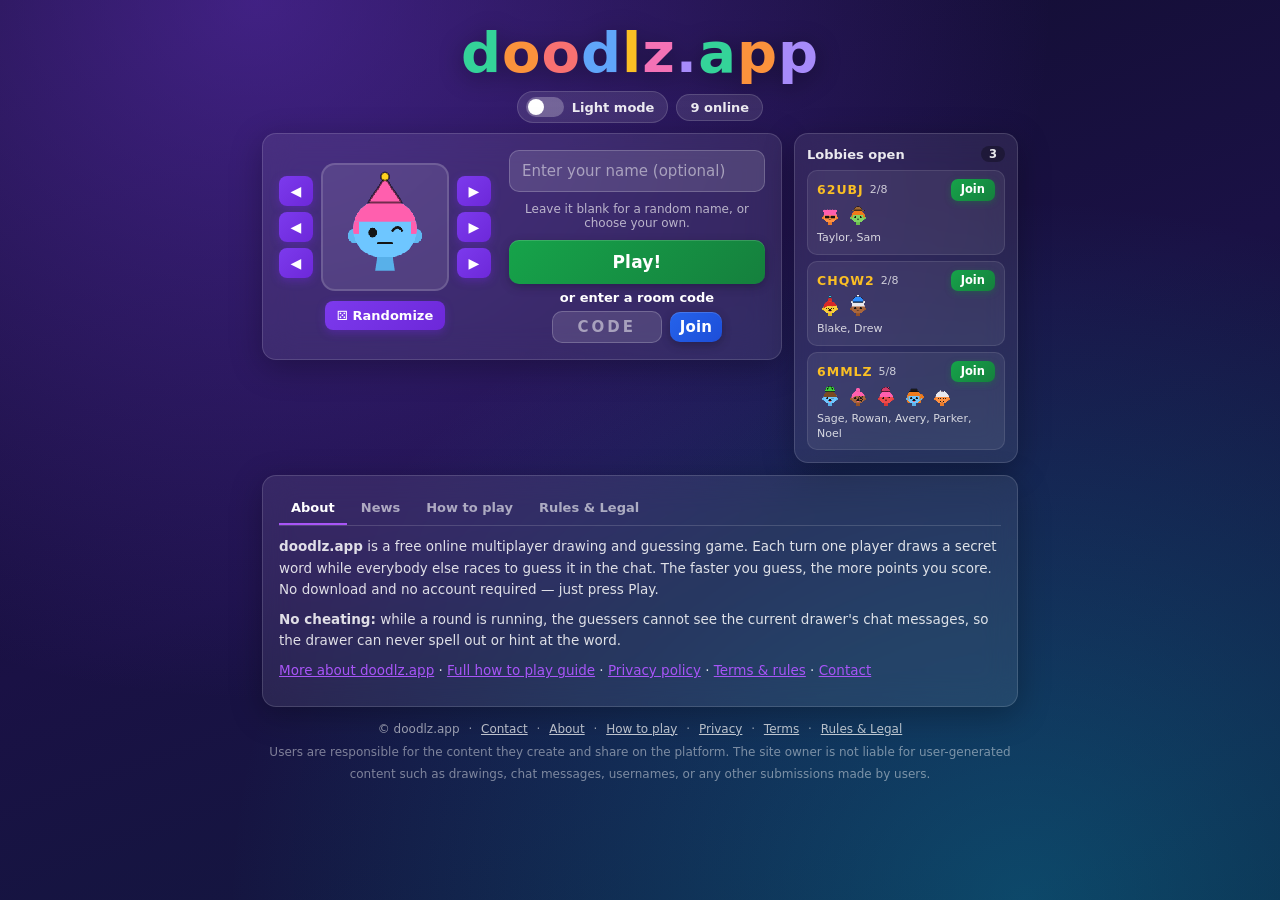
<file: index.html>
<!DOCTYPE html>
<html lang="en">
<head>
<meta charset="utf-8">
<meta name="viewport" content="width=device-width, initial-scale=1, maximum-scale=1, minimum-scale=1, user-scalable=no, viewport-fit=cover">
<meta name="google-adsense-account" content="ca-pub-8471772384803302">
<title>doodlz.app - A Fun Multiplayer Game Where You Draw and Guess</title>
<link rel="icon" href="/favicon.ico" sizes="any">
<link rel="icon" type="image/png" sizes="64x64" href="/favicon.png">
<link rel="icon" type="image/png" sizes="192x192" href="/icon-192.png">
<link rel="apple-touch-icon" href="/apple-touch-icon.png">
<meta name="description" content="doodlz.app is a free online multiplayer drawing and guessing game for all ages. Draw, guess and score points with players around the world. No download, no account needed.">
<meta name="theme-color" content="#4B0082">
<meta property="og:title" content="doodlz.app - A Fun Multiplayer Game Where You Draw and Guess">
<meta property="og:description" content="Draw, guess and win. Free online multiplayer drawing game for all ages. No download, no account.">
<meta property="og:type" content="website">
<meta name="twitter:card" content="summary_large_image">
<link rel="stylesheet" href="/style.css">
<link rel="canonical" href="/">
<script async src="https://pagead2.googlesyndication.com/pagead/js/adsbygoogle.js?client=ca-pub-8471772384803302" crossorigin="anonymous"></script>
<script src="/ad-slots.js"></script>
</head>
<body>

<!-- ============================ HOME ============================ -->
<div id="home" class="screen">
  <div class="home-wrap">
    <h1 class="logo" id="homeLogo" aria-label="doodlz.app" onclick="location.reload()" style="cursor:pointer" title="Refresh">
      <span class="l l1">d</span><span class="l l2">o</span><span class="l l3">o</span><span class="l l4">d</span><span class="l l5">l</span><span class="l l6">z</span><span class="l dot">.</span><span class="l l7">a</span><span class="l l8">p</span><span class="l l9">p</span>
    </h1>

    <div class="theme-row">
      <button id="themeToggle" class="theme-switch" type="button" aria-pressed="false" title="Light / dark mode">
        <span class="track"><span class="knob"></span></span>
        <span class="theme-label" id="themeLabel">Light mode</span>
      </button>
      <span class="online-pill" id="onlineCount">0 online</span>
    </div>

    <div class="home-top">
      <div class="card login-card">
        <div class="login-grid">
          <div class="avatar-picker">
            <div class="pick-row">
              <div class="arrow-col">
                <button class="arrow" data-av="color" data-dir="-1" aria-label="Previous look">&#9664;</button>
                <button class="arrow" data-av="face" data-dir="-1" aria-label="Previous face">&#9664;</button>
                <button class="arrow" data-av="acc" data-dir="-1" aria-label="Previous accessory">&#9664;</button>
              </div>
              <canvas id="avatarPreview" width="192" height="192" class="avatar-big"></canvas>
              <div class="arrow-col">
                <button class="arrow" data-av="color" data-dir="1" aria-label="Next look">&#9654;</button>
                <button class="arrow" data-av="face" data-dir="1" aria-label="Next face">&#9654;</button>
                <button class="arrow" data-av="acc" data-dir="1" aria-label="Next accessory">&#9654;</button>
              </div>
            </div>
            <button id="randomizeAvatar" class="dice" title="Randomize your Avatar!">&#9860; Randomize</button>
          </div>

          <div class="login-fields">
            <input id="nameInput" class="input" type="text" maxlength="14" minlength="2" placeholder="Enter your name (optional)" autocomplete="off" spellcheck="false">
            <p class="hint-line">Leave it blank for a random name, or choose your own.</p>
            <button id="playBtn" class="btn btn-green big">Play!</button>
            <div class="room-code-row">
              <span style="color:white;font-size:13px;font-weight:700;">or enter a room code</span>
              <input id="roomCodeInput" class="input room-code-input" type="text" maxlength="5" placeholder="Code" autocomplete="off" autocapitalize="characters" spellcheck="false" style="width:110px;padding:6px;">
              <button id="joinBtn" class="btn btn-blue" style="padding:6px 10px;">Join</button>
            </div>
            <div id="joinNotice" class="notice hidden"></div>
          </div>
        </div>
      </div>

      <aside class="card lobby-card">
        <div class="lobby-head">Lobbies open <span id="lobbyCount" class="lobby-count">0</span></div>
        <div id="lobbyList" class="lobby-list"><div class="lobby-empty">Looking for lobbies...</div></div>
      </aside>
    </div>

    <div class="ad-slot ad-home" data-ad-place="home"></div>

    <div class="card info-card">
      <div class="tabs">
        <button class="tab active" data-tab="about">About</button>
        <button class="tab" data-tab="news">News</button>
        <button class="tab" data-tab="how">How to play</button>
        <button class="tab" data-tab="rules">Rules &amp; Legal</button>
      </div>

      <div class="tab-body" data-body="about">
        <p><b>doodlz.app</b> is a free online multiplayer drawing and guessing game. Each turn one player draws a secret word while everybody else races to guess it in the chat. The faster you guess, the more points you score. No download and no account required &mdash; just press Play.</p>
        <p><b>No cheating:</b> while a round is running, the guessers cannot see the current drawer's chat messages, so the drawer can never spell out or hint at the word.</p>
        <p><a href="/about">More about doodlz.app</a> &middot; <a href="/how-to-play">Full how to play guide</a> &middot; <a href="/privacy">Privacy policy</a> &middot; <a href="/terms">Terms &amp; rules</a> &middot; <a href="/contact">Contact</a></p>
      </div>

      <div class="tab-body hidden" data-body="news">
        <p><b>Fresh paint</b></p>
        <p>New color page background and new auto generated usernames.</p>
        <p class="muted">&mdash; the doodlz.app team</p>
      </div>

      <div class="tab-body hidden" data-body="how">
        <ol>
          <li>Pick one of the words you are offered to draw.</li>
          <li>Draw it &mdash; no letters, numbers or spelling allowed.</li>
          <li>Let the other players guess your drawing in the chat.</li>
          <li>On your turn to watch, guess the other drawings as fast as you can.</li>
          <li>The player with the most points at the end wins.</li>
        </ol>
      </div>

      <div class="tab-body hidden" data-body="rules">
        <h3>Rules &amp; Legal</h3>
        <p class="muted">Last updated: 2026. By using doodlz.app you agree to everything on this page. If you do not agree, please do not use the site.</p>

        <h4>1. Who can play</h4>
        <p>doodlz.app is a general audience game intended to be safe and appropriate for all ages. There are no accounts, no logins and no age gate. Children may play, and for that reason every rule below is enforced with a family friendly standard. If you are under the age of digital consent in your country (for example under 13 in the United States or under 16 in parts of the EU), please play with the knowledge and permission of a parent or guardian.</p>

        <h4>2. Content rules &mdash; drawings, chat messages and usernames</h4>
        <p>Everything you draw, type or name yourself must be suitable for a young audience. The following are strictly forbidden anywhere on doodlz.app:</p>
        <ul>
          <li>Nudity, sexual content, sexual references, or anything suggestive.</li>
          <li>Any sexual content involving minors, in any form. This is reported to the authorities.</li>
          <li>Graphic violence, gore, self harm, suicide content, or encouragement of either.</li>
          <li>Hate speech, slurs, or harassment based on race, ethnicity, nationality, religion, gender, gender identity, sexual orientation, age or disability.</li>
          <li>Bullying, threats, intimidation, doxxing or sharing anyone's personal information.</li>
          <li>Drugs, alcohol, tobacco, vaping, weapons or gambling promotion.</li>
          <li>Extremist, terrorist or violent political content.</li>
          <li>Spam, advertising, referral links, scams, phishing or malware links.</li>
          <li>Impersonating another player, a moderator or the site owner.</li>
          <li>Cheating, botting, automated clients, exploiting bugs, or interfering with other players' games.</li>
          <li>Copyright infringing material that you do not have the right to draw or post.</li>
        </ul>
        <p>Do not share personal information &mdash; your real full name, address, school, phone number, email, or social media handles &mdash; and never ask another player for theirs.</p>

        <h4>3. Moderation and enforcement</h4>
        <p>Chat is filtered automatically and a rate limiter removes spammers. Players can mute, report and votekick each other. A votekick requires at least three players in the room and a majority vote. Breaking these rules can result in your messages being blocked and your removal from a room at any time, without notice and at our sole discretion.</p>

        <h4>4. Reporting</h4>
        <p>Use the in-game report option on a player, or email <a href="mailto:wizards72727@gmail.com">wizards72727@gmail.com</a>. Reports of illegal content or content endangering a child are treated as urgent. Include the room, the approximate time and the username.</p>

        <h4>5. Privacy</h4>
        <p>doodlz.app does not require an account and does not ask for your name, email, phone number or date of birth. Your chosen nickname and avatar are held in your browser's local storage on your own device and are sent to the game server only for the duration of a game. Drawings, chat messages and nicknames exist in server memory only while the room is live and are discarded when the room closes; we do not build player profiles and we do not sell data.</p>
        <p>Standard technical data such as IP address and browser user agent is processed transiently to run the realtime connection, prevent abuse and enforce short kick cooldowns.</p>

        <h4>6. Advertising</h4>
        <p>This site shows non-intrusive ads served by Google AdSense. Ads never cover the game canvas or chat, and advertising never interferes with gameplay.</p>

        <h4>7. Acceptable use</h4>
        <p>Do not attack, overload, probe or disrupt the service, do not use bots or scripted clients, and do not attempt to access parts of the service you are not authorised to use.</p>

        <h4>8. Intellectual property</h4>
        <p>The doodlz.app name, code, artwork and word list belong to the site owner. Do not copy, resell, reverse engineer, scrape or redistribute the game. Anything you draw remains yours, but by drawing it in a room you allow it to be displayed to the other players in that room.</p>

        <h4>9. No warranty and limitation of liability</h4>
        <p>doodlz.app is provided "as is" and "as available", free of charge, with no warranty of any kind. The service may be interrupted, changed or discontinued at any time. To the maximum extent permitted by law, the site owner is not liable for any indirect, incidental or consequential damages arising from your use of the service.</p>

        <h4>10. Changes</h4>
        <p>These rules may be updated at any time. Continued use after a change means you accept the updated version.</p>

        <h4>11. Contact</h4>
        <p>Questions, reports, legal notices and removal requests: <a href="mailto:wizards72727@gmail.com">wizards72727@gmail.com</a></p>
      </div>
    </div>

    <footer class="footer">
      <span>&copy; doodlz.app</span>
      <span class="sep">&middot;</span>
      <a href="mailto:wizards72727@gmail.com">Contact</a>
      <span class="sep">&middot;</span>
      <a href="/about">About</a>
      <span class="sep">&middot;</span>
      <a href="/how-to-play">How to play</a>
      <span class="sep">&middot;</span>
      <a href="/privacy">Privacy</a>
      <span class="sep">&middot;</span>
      <a href="/terms">Terms</a>
      <span class="sep">&middot;</span>
      <a href="#" id="rulesLink">Rules &amp; Legal</a>
      <span class="muted">Users are responsible for the content they create and share on the platform. The site owner is not liable for user-generated content such as drawings, chat messages, usernames, or any other submissions made by users.</span>
    </footer>
  </div>
</div>

<!-- ============================ GAME ============================ -->
<div id="game" class="screen hidden">
  <div class="game-shell">
    <div class="game-head">
      <h2 class="logo mini" id="gameLogo" title="Back to the home page (Refresh)">
        <span class="l l1">d</span><span class="l l2">o</span><span class="l l3">o</span><span class="l l4">d</span><span class="l l5">l</span><span class="l l6">z</span><span class="l dot">.</span><span class="l l7">a</span><span class="l l8">p</span><span class="l l9">p</span>
      </h2>
    </div>

    <div class="topbar">
      <div class="timer"><span class="clock">&#9201;</span><span id="timeLeft">0</span></div>
      <div id="roundInfo" class="round">Round 0 of 0</div>
      <div id="playerCount" class="pcount" title="Players in this room">0/9</div>
      <div class="word-box">
        <div id="wordLen" class="word-len"></div>
        <div id="wordHint" class="word-hint">&nbsp;</div>
      </div>
      <button id="themeToggleGame" class="icon-btn" title="Light / dark mode">&#9681;</button>
      <button id="gearBtn" class="icon-btn" title="Settings">&#9881;</button>
    </div>

    <div class="game-grid">
      <aside class="panel players-panel">
        <div id="playerList" class="player-list"></div>
        <button id="roomCodeBar" class="room-code-bar" title="Copy the room code">Room code: <b id="roomCodeText">-----</b></button>
      </aside>

      <main class="panel canvas-panel">
        <div class="canvas-stage">
          <div class="canvas-holder">
            <canvas id="board" width="800" height="600"></canvas>
            <div id="feedbackRow" class="feedback-row hidden">
              <button id="likeBtn" class="fb like" title="Like the drawing">&#128077;<span id="likeCount">0</span></button>
              <button id="dislikeBtn" class="fb dislike" title="Dislike the drawing">&#128078;<span id="dislikeCount">0</span></button>
            </div>
            <div id="overlay" class="overlay hidden"></div>
            <div id="brushHint" class="brush-hint hidden">10 px</div>
          </div>
        </div>

        <div id="toolbar" class="toolbar hidden">
          <div id="palette" class="palette"></div>
          <div class="tools">
            <button class="tool active" data-tool="0" title="Pen (B)">
              <svg viewBox="0 0 24 24" aria-hidden="true"><path d="M17.5 3.5L2.5 18.5V21.5H5.5L20.5 6.5L17.5 3.5Z" fill="#f5b642" stroke="#000" stroke-width="1.5" stroke-linejoin="round"/></svg>
            </button>
            <button class="tool" data-tool="1" title="Eraser (S)">
              <svg viewBox="0 0 24 24" aria-hidden="true"><path d="M15 5L5 15V19H9L19 9L15 5Z" fill="#5aa9e6" stroke="#000" stroke-width="1.5" stroke-linejoin="round"/><path d="M9 19L13 15" stroke="#fff" stroke-width="1.5" stroke-linecap="round"/></svg>
            </button>
            <button class="tool" data-tool="2" title="Fill (F)">
              <svg viewBox="0 0 24 24" aria-hidden="true"><path d="M10 4L4 10L9 15L15 9L10 4Z" fill="#3ec46d" stroke="#000" stroke-width="1.5" stroke-linejoin="round"/><path d="M18 14C18 14 20 16 20 18C20 19.1046 19.1046 20 18 20C16.8954 20 16 19.1046 16 18C16 16 18 14 18 14Z" fill="#ef6c57" stroke="#000" stroke-width="1.5"/></svg>
            </button>
            <button class="tool" id="undoBtn" title="Undo (U)">
              <svg viewBox="0 0 24 24" aria-hidden="true"><path d="M7 6V3L1 8L7 13V10C11 10 13 12 14 15C13 11 10 6 7 6Z" fill="#8e6ce0" stroke="#000" stroke-width="1.5" stroke-linejoin="round"/></svg>
            </button>
            <button class="tool" id="clearBtn" title="Clear canvas (C)">
              <svg viewBox="0 0 24 24" aria-hidden="true"><path d="M6 7H18L17 20H7L6 7Z" fill="#e05a4f" stroke="#000" stroke-width="1.5" stroke-linejoin="round"/><path d="M9.5 10.5V17.5M14.5 10.5V17.5" stroke="#fff" stroke-width="1.5" stroke-linecap="round"/><path d="M9 2V4H15V2" stroke="#000" stroke-width="1.5" stroke-linejoin="round"/></svg>
            </button>
            <div class="sizes">
              <button class="size" data-size="0"><i style="width:6px;height:6px"></i></button>
              <button class="size active" data-size="1"><i style="width:12px;height:12px"></i></button>
              <button class="size" data-size="2"><i style="width:20px;height:20px"></i></button>
              <button class="size" data-size="3"><i style="width:26px;height:26px"></i></button>
            </div>
            <div id="currentColor" class="current-color"></div>
          </div>
        </div>
      </main>

      <aside class="panel chat-panel">
        <div id="chatLog" class="chat-log"></div>
        <form id="chatForm" class="chat-form" autocomplete="off">
          <input id="chatInput" class="chat-input" maxlength="150" placeholder="Type your guess here..." autocomplete="off">
          <button class="btn btn-green send" type="submit">Send</button>
        </form>
      </aside>
    </div>


  </div>
</div>

<!-- ============================ MODALS ============================ -->
<div id="modal" class="modal hidden">
  <div class="modal-card">
    <button id="modalClose" class="modal-close">&times;</button>
    <div id="modalBody"></div>
  </div>
</div>

<div id="floatLayer" class="float-layer"></div>
<div id="ctxMenu" class="ctx hidden"></div>
<div id="toast" class="toast hidden"></div>


<script src="/usernames.js"></script>
<script src="/words.js"></script>
<script src="/app.js"></script>
</body>
</html>
</file>
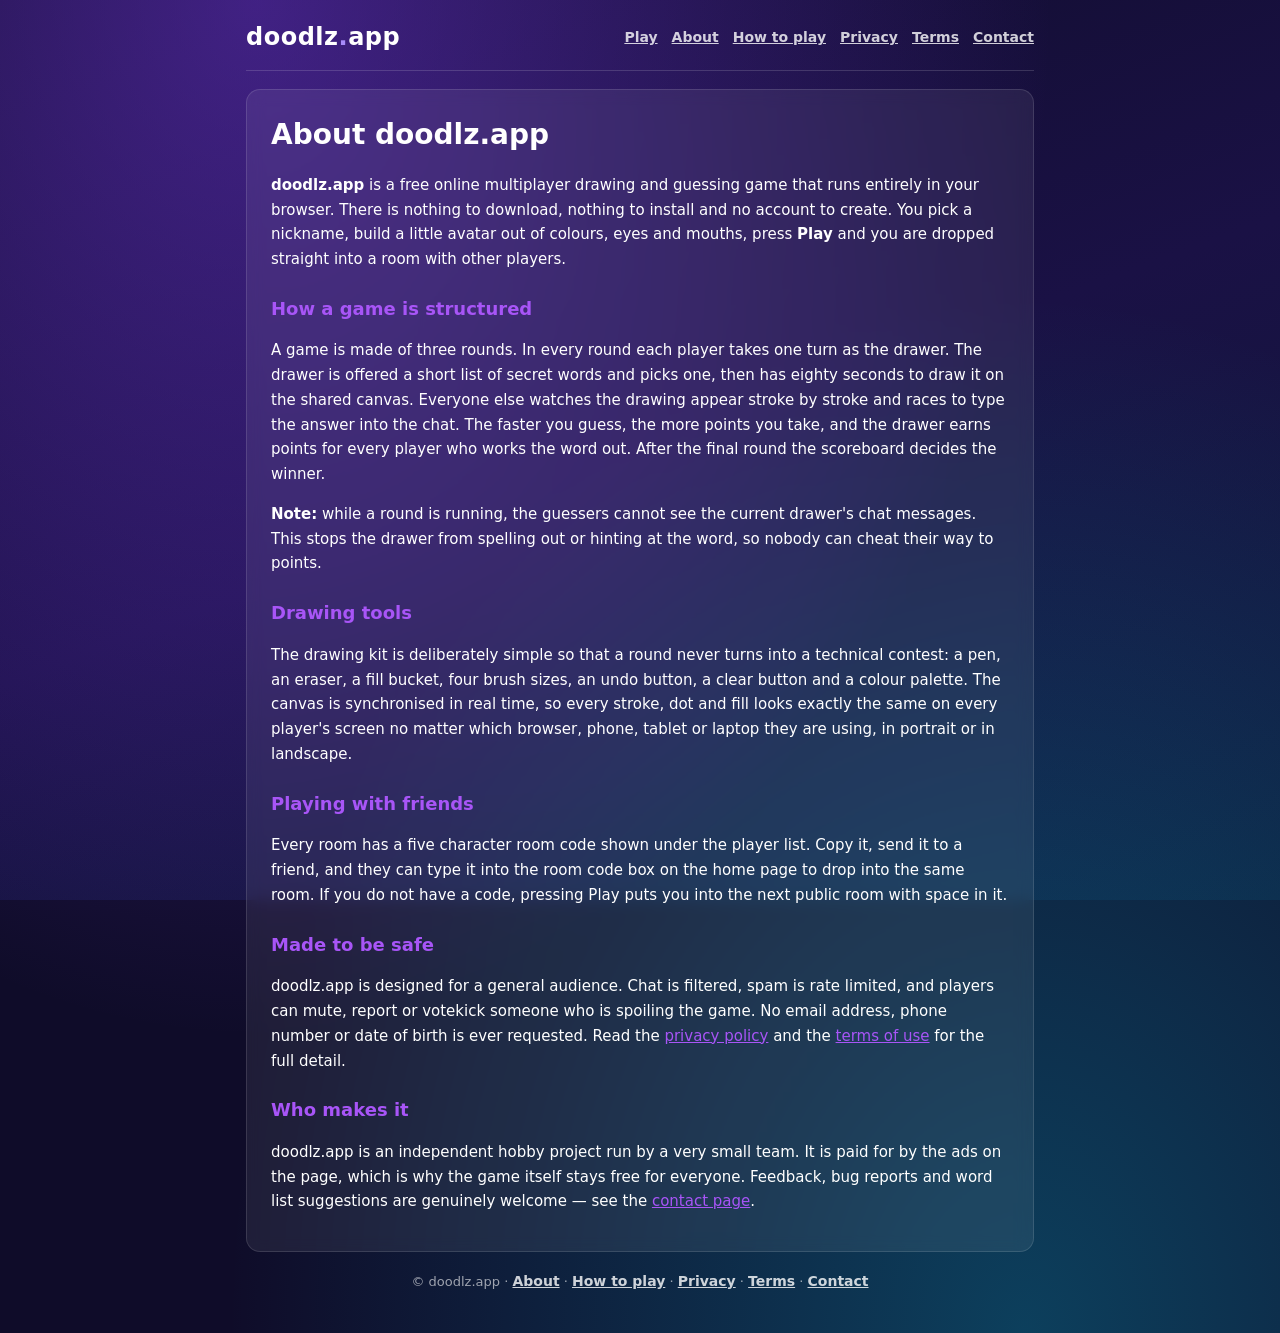
<file: about.html>
<!DOCTYPE html>
<html lang="en">
<head>
<meta charset="utf-8">
<meta name="viewport" content="width=device-width, initial-scale=1, viewport-fit=cover">
<meta name="google-adsense-account" content="ca-pub-8471772384803302">
<title>About doodlz.app - Free Multiplayer Drawing &amp; Guessing Game</title>
<meta name="description" content="Learn what doodlz.app is, how rounds and scoring work, and why the game is free, account-free and safe for all ages.">
<meta name="theme-color" content="#4B0082">
<link rel="canonical" href="/about">
<meta property="og:title" content="About doodlz.app - Free Multiplayer Drawing &amp; Guessing Game">
<meta property="og:description" content="Learn what doodlz.app is, how rounds and scoring work, and why the game is free, account-free and safe for all ages.">
<meta property="og:type" content="website">
<meta name="twitter:card" content="summary_large_image">
<link rel="icon" href="/favicon.ico" type="image/x-icon">
<link rel="stylesheet" href="/style.css">
<script async src="https://pagead2.googlesyndication.com/pagead/js/adsbygoogle.js?client=ca-pub-8471772384803302" crossorigin="anonymous"></script>
<script src="/ad-slots.js"></script>
</head>
<body class="page-body">
<div class="page">
  <header class="page-head">
    <a class="page-logo" href="/">doodlz<span>.</span>app</a>
    <nav class="page-nav">
      <a href="/">Play</a>
      <a href="/about">About</a>
      <a href="/how-to-play">How to play</a>
      <a href="/privacy">Privacy</a>
      <a href="/terms">Terms</a>
      <a href="/contact">Contact</a>
    </nav>
  </header>

  <main class="page-main">
    <h1>About doodlz.app</h1>

    <p><b>doodlz.app</b> is a free online multiplayer drawing and guessing game that runs entirely in your browser. There is nothing to download, nothing to install and no account to create. You pick a nickname, build a little avatar out of colours, eyes and mouths, press <b>Play</b> and you are dropped straight into a room with other players.</p>

    <h2>How a game is structured</h2>
    <p>A game is made of three rounds. In every round each player takes one turn as the drawer. The drawer is offered a short list of secret words and picks one, then has eighty seconds to draw it on the shared canvas. Everyone else watches the drawing appear stroke by stroke and races to type the answer into the chat. The faster you guess, the more points you take, and the drawer earns points for every player who works the word out. After the final round the scoreboard decides the winner.</p>

    <p><b>Note:</b> while a round is running, the guessers cannot see the current drawer's chat messages. This stops the drawer from spelling out or hinting at the word, so nobody can cheat their way to points.</p>

    <h2>Drawing tools</h2>
    <p>The drawing kit is deliberately simple so that a round never turns into a technical contest: a pen, an eraser, a fill bucket, four brush sizes, an undo button, a clear button and a colour palette. The canvas is synchronised in real time, so every stroke, dot and fill looks exactly the same on every player's screen no matter which browser, phone, tablet or laptop they are using, in portrait or in landscape.</p>

    <h2>Playing with friends</h2>
    <p>Every room has a five character room code shown under the player list. Copy it, send it to a friend, and they can type it into the room code box on the home page to drop into the same room. If you do not have a code, pressing Play puts you into the next public room with space in it.</p>

    <h2>Made to be safe</h2>
    <p>doodlz.app is designed for a general audience. Chat is filtered, spam is rate limited, and players can mute, report or votekick someone who is spoiling the game. No email address, phone number or date of birth is ever requested. Read the <a href="/privacy">privacy policy</a> and the <a href="/terms">terms of use</a> for the full detail.</p>

    <h2>Who makes it</h2>
    <p>doodlz.app is an independent hobby project run by a very small team. It is paid for by the ads on the page, which is why the game itself stays free for everyone. Feedback, bug reports and word list suggestions are genuinely welcome &mdash; see the <a href="/contact">contact page</a>.</p>

  </main>

  <div class="ad-slot ad-page" data-ad-place="page"></div>

  <footer class="page-foot">
    <span>&copy; doodlz.app</span> &middot;
    <a href="/about">About</a> &middot;
    <a href="/how-to-play">How to play</a> &middot;
    <a href="/privacy">Privacy</a> &middot;
    <a href="/terms">Terms</a> &middot;
    <a href="/contact">Contact</a>
  </footer>
</div>
</body>
</html>
</file>
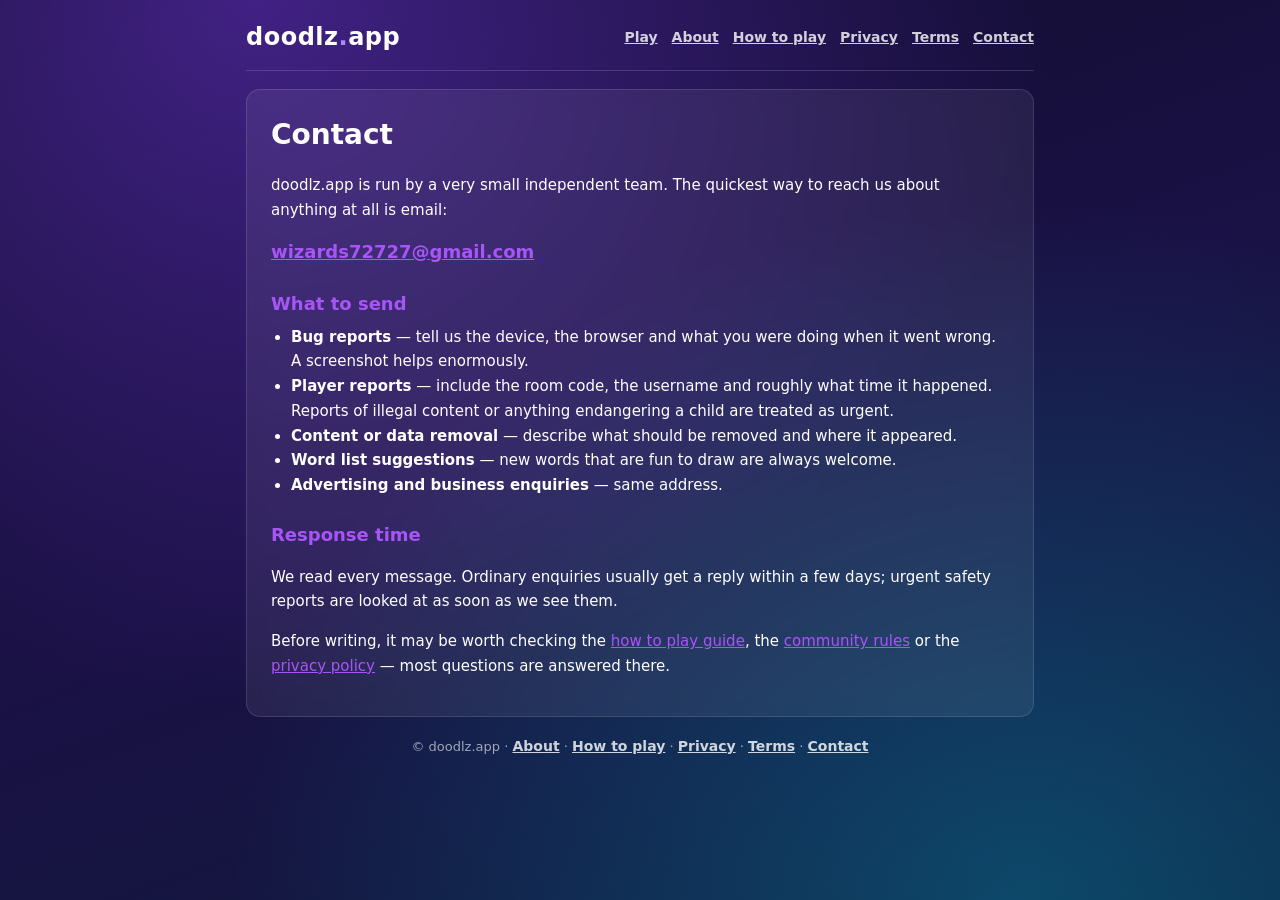
<file: contact.html>
<!DOCTYPE html>
<html lang="en">
<head>
<meta charset="utf-8">
<meta name="viewport" content="width=device-width, initial-scale=1, viewport-fit=cover">
<meta name="google-adsense-account" content="ca-pub-8471772384803302">
<title>Contact doodlz.app</title>
<meta name="description" content="Get in touch with the doodlz.app team about bugs, reports, content removal requests, advertising or legal notices.">
<meta name="theme-color" content="#4B0082">
<link rel="canonical" href="/contact">
<meta property="og:title" content="Contact doodlz.app">
<meta property="og:description" content="Get in touch with the doodlz.app team about bugs, reports, content removal requests, advertising or legal notices.">
<meta property="og:type" content="website">
<meta name="twitter:card" content="summary_large_image">
<link rel="icon" href="/favicon.ico" type="image/x-icon">
<link rel="stylesheet" href="/style.css">
<script async src="https://pagead2.googlesyndication.com/pagead/js/adsbygoogle.js?client=ca-pub-8471772384803302" crossorigin="anonymous"></script>
<script src="/ad-slots.js"></script>
</head>
<body class="page-body">
<div class="page">
  <header class="page-head">
    <a class="page-logo" href="/">doodlz<span>.</span>app</a>
    <nav class="page-nav">
      <a href="/">Play</a>
      <a href="/about">About</a>
      <a href="/how-to-play">How to play</a>
      <a href="/privacy">Privacy</a>
      <a href="/terms">Terms</a>
      <a href="/contact">Contact</a>
    </nav>
  </header>

  <main class="page-main">
    <h1>Contact</h1>

    <p>doodlz.app is run by a very small independent team. The quickest way to reach us about anything at all is email:</p>
    <p class="big-mail"><a href="mailto:wizards72727@gmail.com">wizards72727@gmail.com</a></p>

    <h2>What to send</h2>
    <ul>
      <li><b>Bug reports</b> &mdash; tell us the device, the browser and what you were doing when it went wrong. A screenshot helps enormously.</li>
      <li><b>Player reports</b> &mdash; include the room code, the username and roughly what time it happened. Reports of illegal content or anything endangering a child are treated as urgent.</li>
      <li><b>Content or data removal</b> &mdash; describe what should be removed and where it appeared.</li>
      <li><b>Word list suggestions</b> &mdash; new words that are fun to draw are always welcome.</li>
      <li><b>Advertising and business enquiries</b> &mdash; same address.</li>
    </ul>

    <h2>Response time</h2>
    <p>We read every message. Ordinary enquiries usually get a reply within a few days; urgent safety reports are looked at as soon as we see them.</p>

    <p>Before writing, it may be worth checking the <a href="/how-to-play">how to play guide</a>, the <a href="/terms">community rules</a> or the <a href="/privacy">privacy policy</a> &mdash; most questions are answered there.</p>

  </main>

  <div class="ad-slot ad-page" data-ad-place="page"></div>

  <footer class="page-foot">
    <span>&copy; doodlz.app</span> &middot;
    <a href="/about">About</a> &middot;
    <a href="/how-to-play">How to play</a> &middot;
    <a href="/privacy">Privacy</a> &middot;
    <a href="/terms">Terms</a> &middot;
    <a href="/contact">Contact</a>
  </footer>
</div>
</body>
</html>
</file>
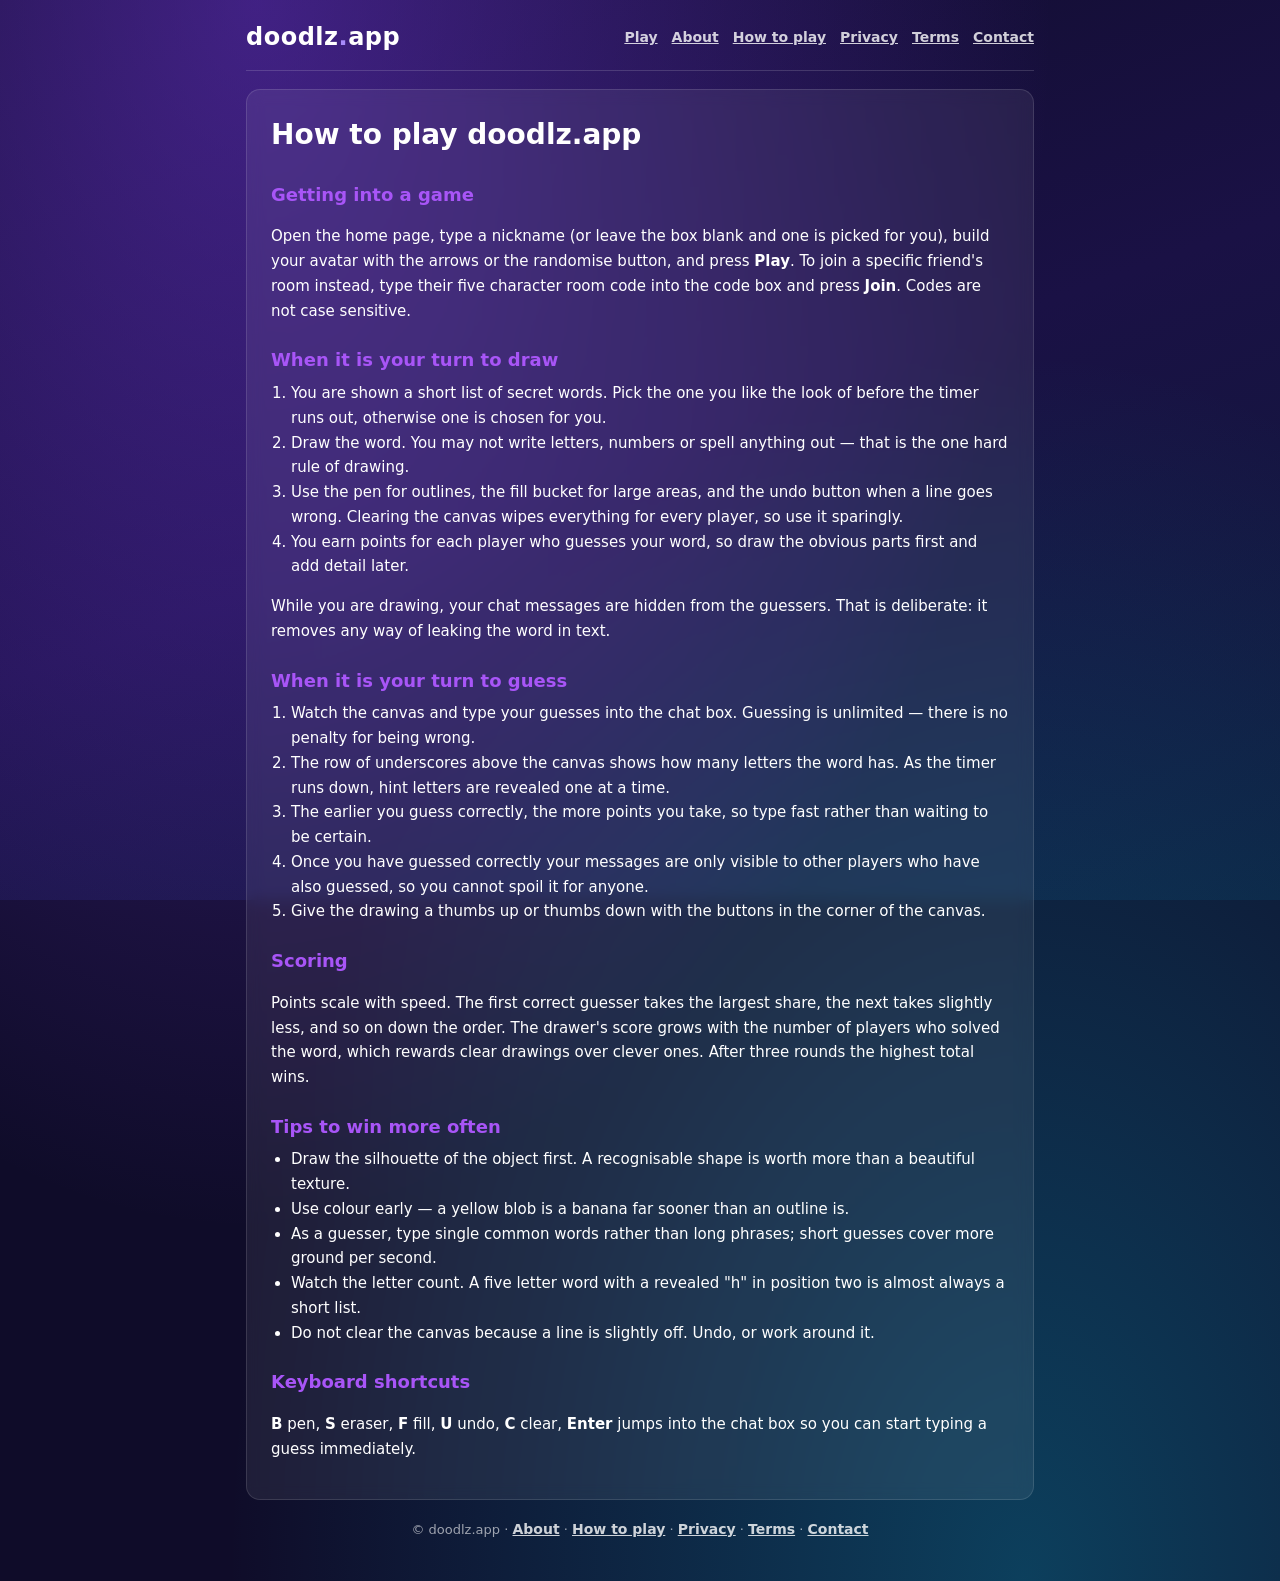
<file: how-to-play.html>
<!DOCTYPE html>
<html lang="en">
<head>
<meta charset="utf-8">
<meta name="viewport" content="width=device-width, initial-scale=1, viewport-fit=cover">
<meta name="google-adsense-account" content="ca-pub-8471772384803302">
<title>How to Play doodlz.app - Rules, Scoring and Tips</title>
<meta name="description" content="A complete guide to playing doodlz.app: choosing a word, drawing, guessing, how points are scored, hints, and tips to win more rounds.">
<meta name="theme-color" content="#4B0082">
<link rel="canonical" href="/how-to-play">
<meta property="og:title" content="How to Play doodlz.app - Rules, Scoring and Tips">
<meta property="og:description" content="A complete guide to playing doodlz.app: choosing a word, drawing, guessing, how points are scored, hints, and tips to win more rounds.">
<meta property="og:type" content="website">
<meta name="twitter:card" content="summary_large_image">
<link rel="icon" href="/favicon.ico" type="image/x-icon">
<link rel="stylesheet" href="/style.css">
<script async src="https://pagead2.googlesyndication.com/pagead/js/adsbygoogle.js?client=ca-pub-8471772384803302" crossorigin="anonymous"></script>
<script src="/ad-slots.js"></script>
</head>
<body class="page-body">
<div class="page">
  <header class="page-head">
    <a class="page-logo" href="/">doodlz<span>.</span>app</a>
    <nav class="page-nav">
      <a href="/">Play</a>
      <a href="/about">About</a>
      <a href="/how-to-play">How to play</a>
      <a href="/privacy">Privacy</a>
      <a href="/terms">Terms</a>
      <a href="/contact">Contact</a>
    </nav>
  </header>

  <main class="page-main">
    <h1>How to play doodlz.app</h1>

    <h2>Getting into a game</h2>
    <p>Open the home page, type a nickname (or leave the box blank and one is picked for you), build your avatar with the arrows or the randomise button, and press <b>Play</b>. To join a specific friend's room instead, type their five character room code into the code box and press <b>Join</b>. Codes are not case sensitive.</p>

    <h2>When it is your turn to draw</h2>
    <ol>
      <li>You are shown a short list of secret words. Pick the one you like the look of before the timer runs out, otherwise one is chosen for you.</li>
      <li>Draw the word. You may not write letters, numbers or spell anything out &mdash; that is the one hard rule of drawing.</li>
      <li>Use the pen for outlines, the fill bucket for large areas, and the undo button when a line goes wrong. Clearing the canvas wipes everything for every player, so use it sparingly.</li>
      <li>You earn points for each player who guesses your word, so draw the obvious parts first and add detail later.</li>
    </ol>
    <p>While you are drawing, your chat messages are hidden from the guessers. That is deliberate: it removes any way of leaking the word in text.</p>

    <h2>When it is your turn to guess</h2>
    <ol>
      <li>Watch the canvas and type your guesses into the chat box. Guessing is unlimited &mdash; there is no penalty for being wrong.</li>
      <li>The row of underscores above the canvas shows how many letters the word has. As the timer runs down, hint letters are revealed one at a time.</li>
      <li>The earlier you guess correctly, the more points you take, so type fast rather than waiting to be certain.</li>
      <li>Once you have guessed correctly your messages are only visible to other players who have also guessed, so you cannot spoil it for anyone.</li>
      <li>Give the drawing a thumbs up or thumbs down with the buttons in the corner of the canvas.</li>
    </ol>

    <h2>Scoring</h2>
    <p>Points scale with speed. The first correct guesser takes the largest share, the next takes slightly less, and so on down the order. The drawer's score grows with the number of players who solved the word, which rewards clear drawings over clever ones. After three rounds the highest total wins.</p>

    <h2>Tips to win more often</h2>
    <ul>
      <li>Draw the silhouette of the object first. A recognisable shape is worth more than a beautiful texture.</li>
      <li>Use colour early &mdash; a yellow blob is a banana far sooner than an outline is.</li>
      <li>As a guesser, type single common words rather than long phrases; short guesses cover more ground per second.</li>
      <li>Watch the letter count. A five letter word with a revealed "h" in position two is almost always a short list.</li>
      <li>Do not clear the canvas because a line is slightly off. Undo, or work around it.</li>
    </ul>

    <h2>Keyboard shortcuts</h2>
    <p><b>B</b> pen, <b>S</b> eraser, <b>F</b> fill, <b>U</b> undo, <b>C</b> clear, <b>Enter</b> jumps into the chat box so you can start typing a guess immediately.</p>

  </main>

  <div class="ad-slot ad-page" data-ad-place="page"></div>

  <footer class="page-foot">
    <span>&copy; doodlz.app</span> &middot;
    <a href="/about">About</a> &middot;
    <a href="/how-to-play">How to play</a> &middot;
    <a href="/privacy">Privacy</a> &middot;
    <a href="/terms">Terms</a> &middot;
    <a href="/contact">Contact</a>
  </footer>
</div>
</body>
</html>
</file>
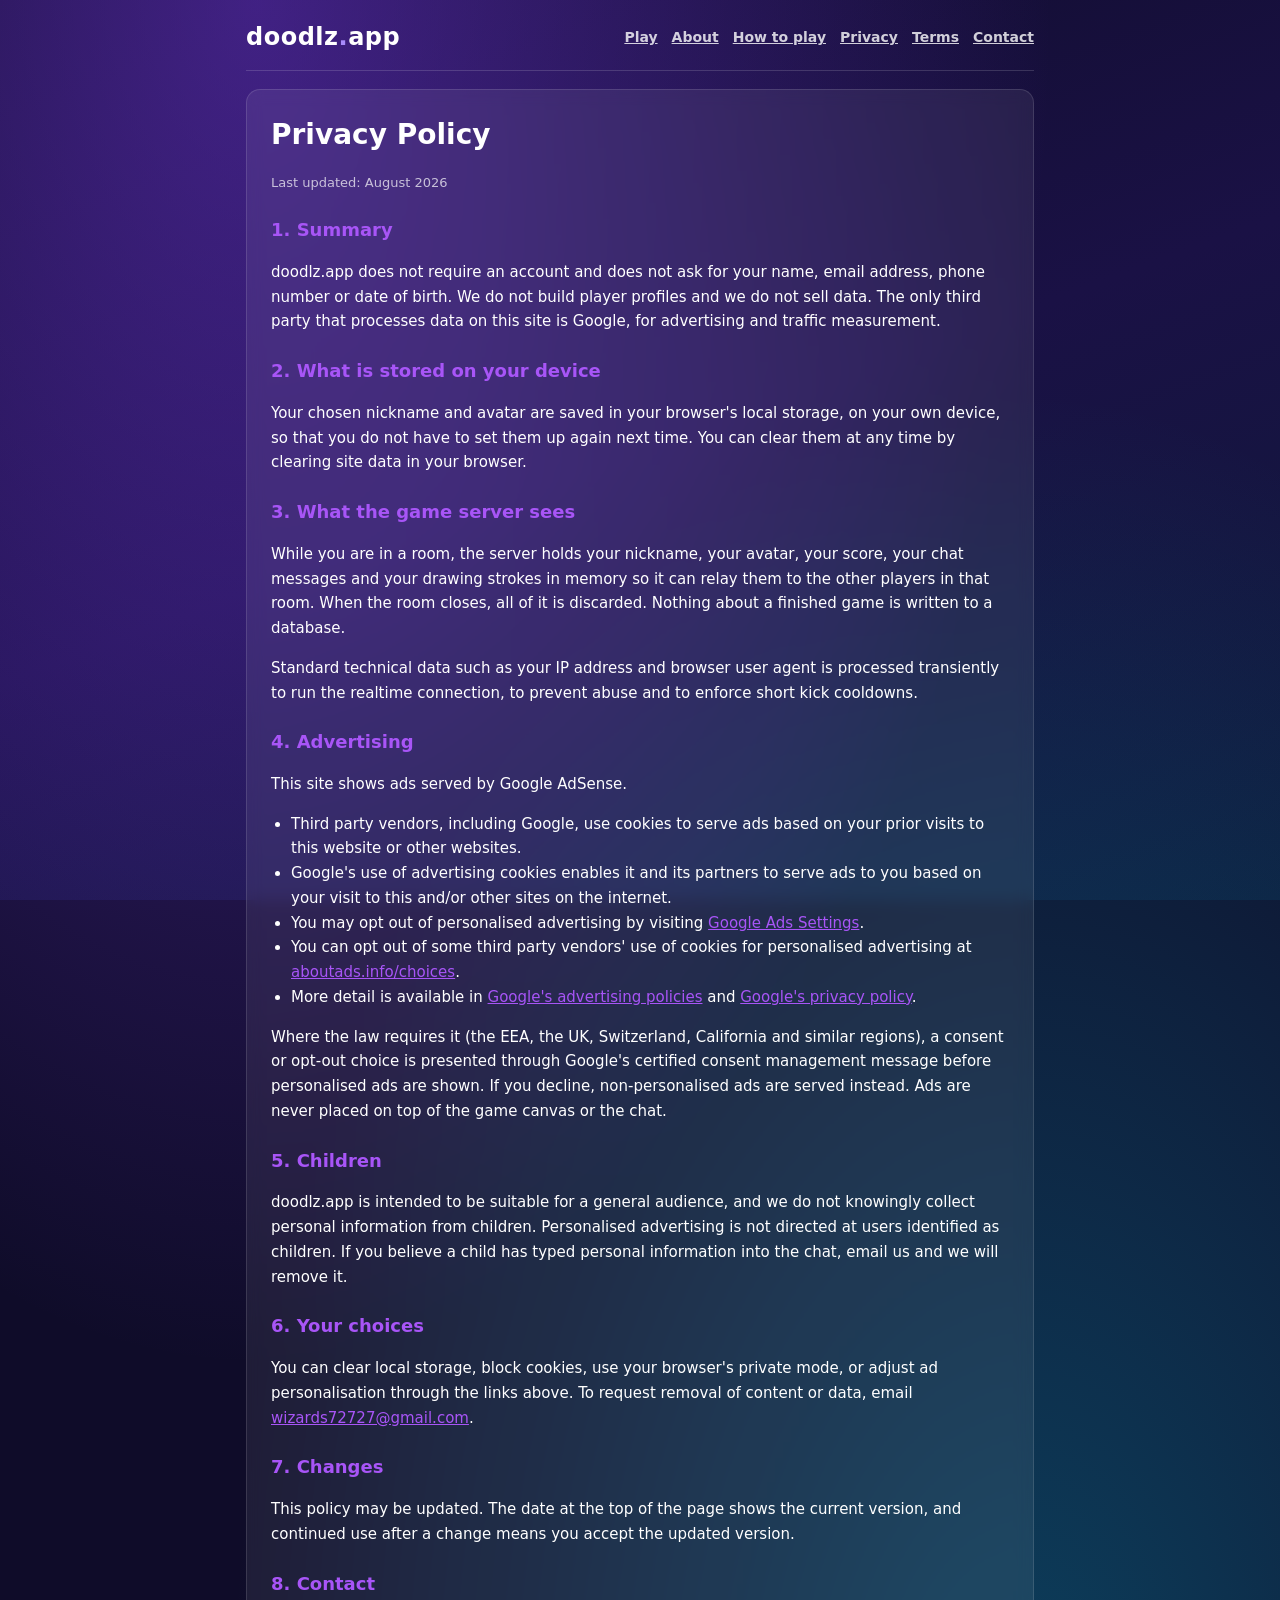
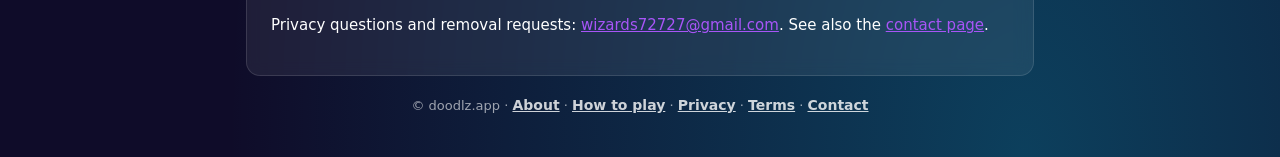
<file: privacy.html>
<!DOCTYPE html>
<html lang="en">
<head>
<meta charset="utf-8">
<meta name="viewport" content="width=device-width, initial-scale=1, viewport-fit=cover">
<meta name="google-adsense-account" content="ca-pub-8471772384803302">
<title>Privacy Policy - doodlz.app</title>
<meta name="description" content="How doodlz.app handles data: no accounts, no profiles, local storage only, and how Google AdSense advertising cookies and consent work.">
<meta name="theme-color" content="#4B0082">
<link rel="canonical" href="/privacy">
<meta property="og:title" content="Privacy Policy - doodlz.app">
<meta property="og:description" content="How doodlz.app handles data: no accounts, no profiles, local storage only, and how Google AdSense advertising cookies and consent work.">
<meta property="og:type" content="website">
<meta name="twitter:card" content="summary_large_image">
<link rel="icon" href="/favicon.ico" type="image/x-icon">
<link rel="stylesheet" href="/style.css">
<script async src="https://pagead2.googlesyndication.com/pagead/js/adsbygoogle.js?client=ca-pub-8471772384803302" crossorigin="anonymous"></script>
<script src="/ad-slots.js"></script>
</head>
<body class="page-body">
<div class="page">
  <header class="page-head">
    <a class="page-logo" href="/">doodlz<span>.</span>app</a>
    <nav class="page-nav">
      <a href="/">Play</a>
      <a href="/about">About</a>
      <a href="/how-to-play">How to play</a>
      <a href="/privacy">Privacy</a>
      <a href="/terms">Terms</a>
      <a href="/contact">Contact</a>
    </nav>
  </header>

  <main class="page-main">
    <h1>Privacy Policy</h1>

    <p class="muted">Last updated: August 2026</p>

    <h2>1. Summary</h2>
    <p>doodlz.app does not require an account and does not ask for your name, email address, phone number or date of birth. We do not build player profiles and we do not sell data. The only third party that processes data on this site is Google, for advertising and traffic measurement.</p>

    <h2>2. What is stored on your device</h2>
    <p>Your chosen nickname and avatar are saved in your browser's local storage, on your own device, so that you do not have to set them up again next time. You can clear them at any time by clearing site data in your browser.</p>

    <h2>3. What the game server sees</h2>
    <p>While you are in a room, the server holds your nickname, your avatar, your score, your chat messages and your drawing strokes in memory so it can relay them to the other players in that room. When the room closes, all of it is discarded. Nothing about a finished game is written to a database.</p>
    <p>Standard technical data such as your IP address and browser user agent is processed transiently to run the realtime connection, to prevent abuse and to enforce short kick cooldowns.</p>

    <h2>4. Advertising</h2>
    <p>This site shows ads served by Google AdSense.</p>
    <ul>
      <li>Third party vendors, including Google, use cookies to serve ads based on your prior visits to this website or other websites.</li>
      <li>Google's use of advertising cookies enables it and its partners to serve ads to you based on your visit to this and/or other sites on the internet.</li>
      <li>You may opt out of personalised advertising by visiting <a href="https://www.google.com/settings/ads" target="_blank" rel="noopener nofollow">Google Ads Settings</a>.</li>
      <li>You can opt out of some third party vendors' use of cookies for personalised advertising at <a href="https://www.aboutads.info/choices/" target="_blank" rel="noopener nofollow">aboutads.info/choices</a>.</li>
      <li>More detail is available in <a href="https://policies.google.com/technologies/ads" target="_blank" rel="noopener nofollow">Google's advertising policies</a> and <a href="https://policies.google.com/privacy" target="_blank" rel="noopener nofollow">Google's privacy policy</a>.</li>
    </ul>
    <p>Where the law requires it (the EEA, the UK, Switzerland, California and similar regions), a consent or opt-out choice is presented through Google's certified consent management message before personalised ads are shown. If you decline, non-personalised ads are served instead. Ads are never placed on top of the game canvas or the chat.</p>

    <h2>5. Children</h2>
    <p>doodlz.app is intended to be suitable for a general audience, and we do not knowingly collect personal information from children. Personalised advertising is not directed at users identified as children. If you believe a child has typed personal information into the chat, email us and we will remove it.</p>

    <h2>6. Your choices</h2>
    <p>You can clear local storage, block cookies, use your browser's private mode, or adjust ad personalisation through the links above. To request removal of content or data, email <a href="mailto:wizards72727@gmail.com">wizards72727@gmail.com</a>.</p>

    <h2>7. Changes</h2>
    <p>This policy may be updated. The date at the top of the page shows the current version, and continued use after a change means you accept the updated version.</p>

    <h2>8. Contact</h2>
    <p>Privacy questions and removal requests: <a href="mailto:wizards72727@gmail.com">wizards72727@gmail.com</a>. See also the <a href="/contact">contact page</a>.</p>

  </main>

  <div class="ad-slot ad-page" data-ad-place="page"></div>

  <footer class="page-foot">
    <span>&copy; doodlz.app</span> &middot;
    <a href="/about">About</a> &middot;
    <a href="/how-to-play">How to play</a> &middot;
    <a href="/privacy">Privacy</a> &middot;
    <a href="/terms">Terms</a> &middot;
    <a href="/contact">Contact</a>
  </footer>
</div>
</body>
</html>
</file>
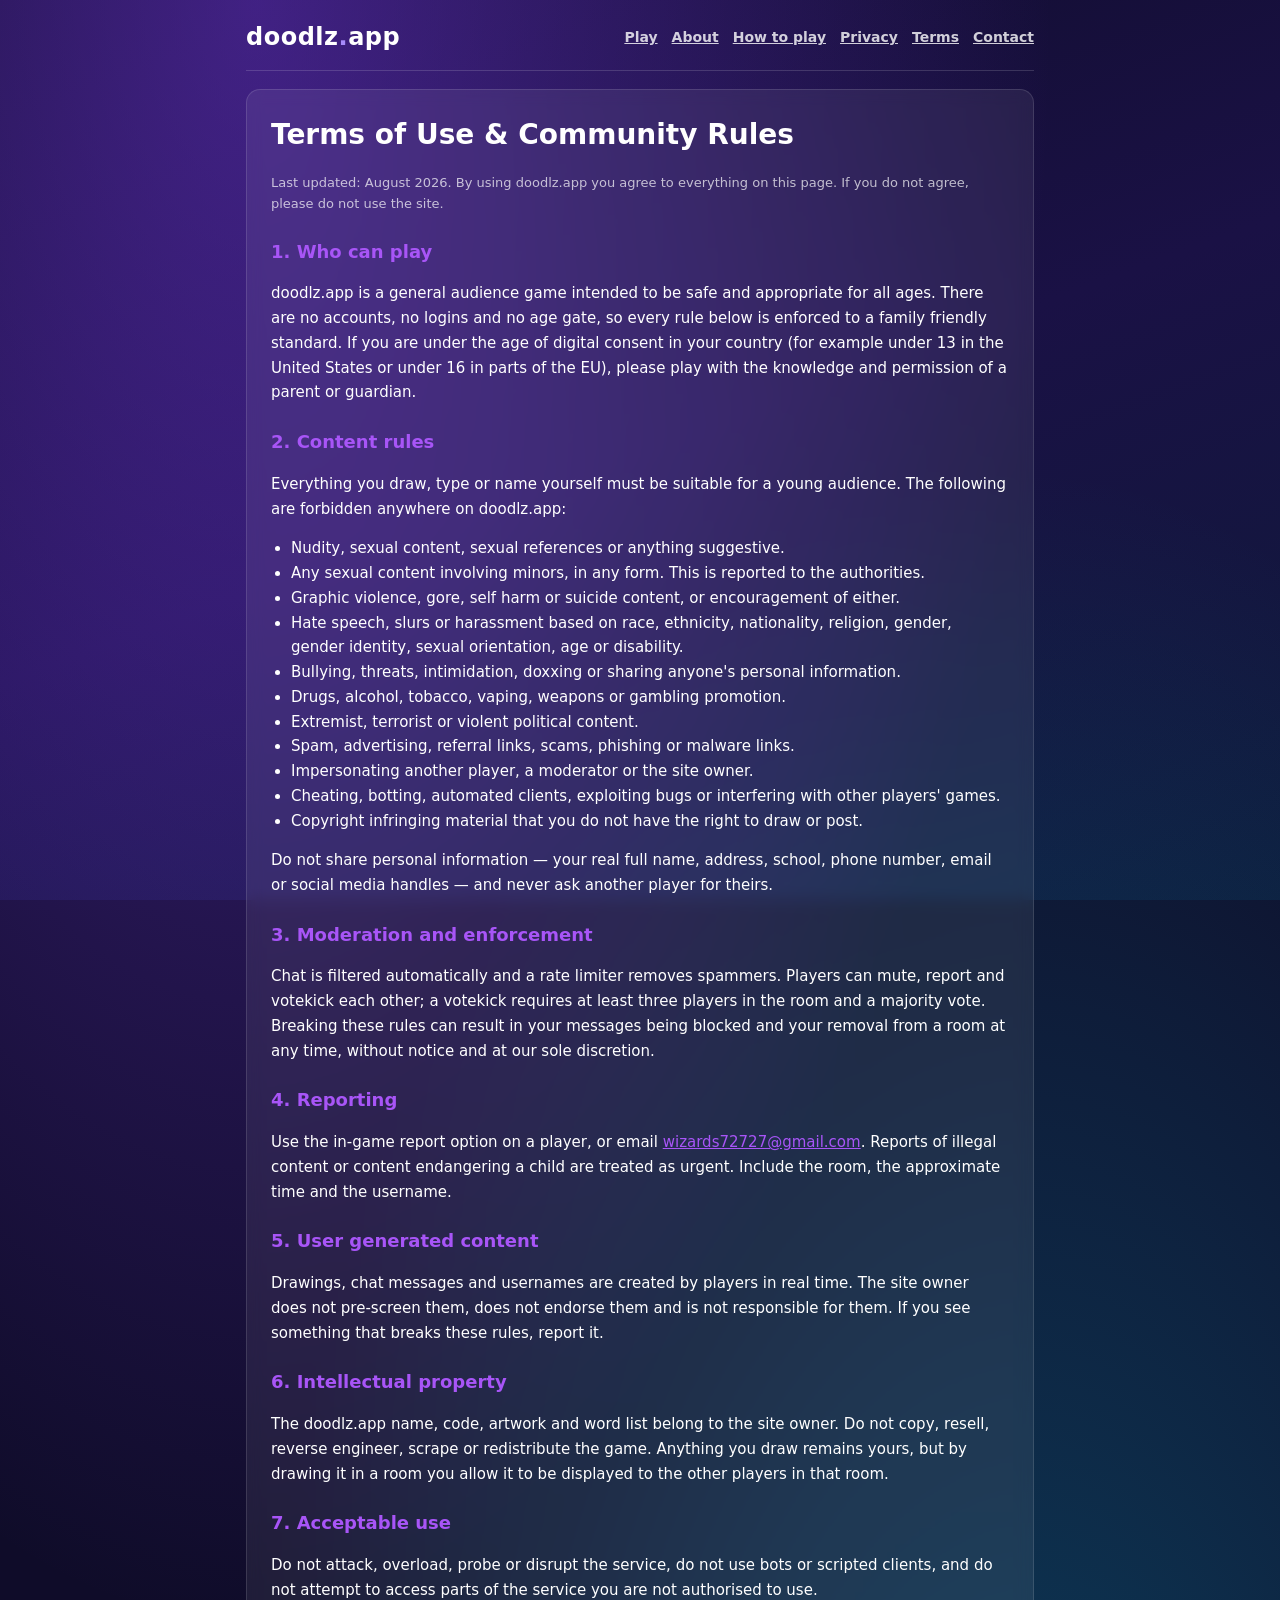
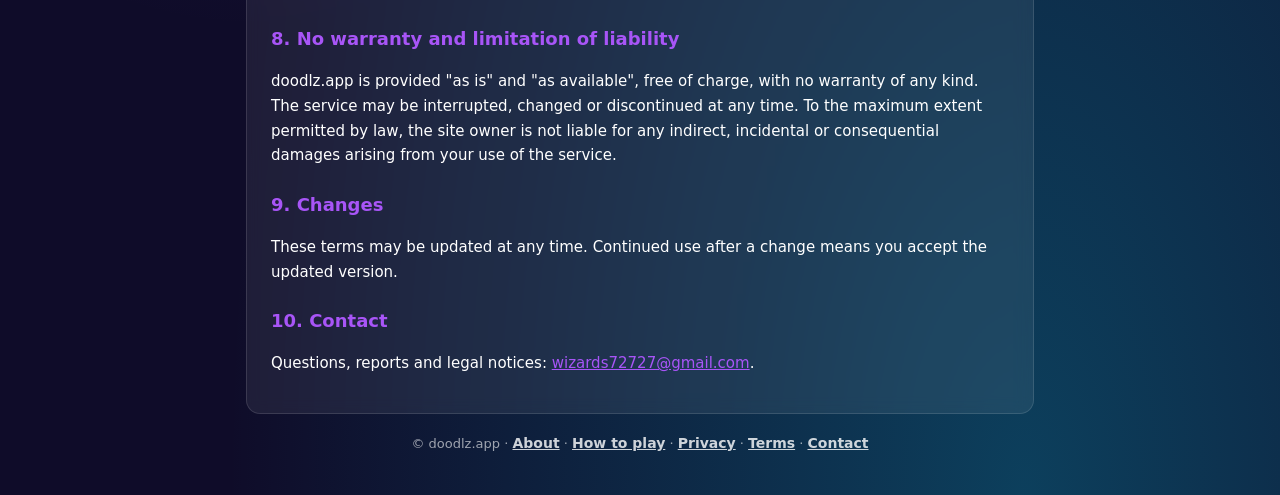
<file: terms.html>
<!DOCTYPE html>
<html lang="en">
<head>
<meta charset="utf-8">
<meta name="viewport" content="width=device-width, initial-scale=1, viewport-fit=cover">
<meta name="google-adsense-account" content="ca-pub-8471772384803302">
<title>Terms of Use and Community Rules - doodlz.app</title>
<meta name="description" content="The rules for playing doodlz.app: acceptable content, moderation, reporting, intellectual property, and the limitation of liability.">
<meta name="theme-color" content="#4B0082">
<link rel="canonical" href="/terms">
<meta property="og:title" content="Terms of Use and Community Rules - doodlz.app">
<meta property="og:description" content="The rules for playing doodlz.app: acceptable content, moderation, reporting, intellectual property, and the limitation of liability.">
<meta property="og:type" content="website">
<meta name="twitter:card" content="summary_large_image">
<link rel="icon" href="/favicon.ico" type="image/x-icon">
<link rel="stylesheet" href="/style.css">
<script async src="https://pagead2.googlesyndication.com/pagead/js/adsbygoogle.js?client=ca-pub-8471772384803302" crossorigin="anonymous"></script>
<script src="/ad-slots.js"></script>
</head>
<body class="page-body">
<div class="page">
  <header class="page-head">
    <a class="page-logo" href="/">doodlz<span>.</span>app</a>
    <nav class="page-nav">
      <a href="/">Play</a>
      <a href="/about">About</a>
      <a href="/how-to-play">How to play</a>
      <a href="/privacy">Privacy</a>
      <a href="/terms">Terms</a>
      <a href="/contact">Contact</a>
    </nav>
  </header>

  <main class="page-main">
    <h1>Terms of Use &amp; Community Rules</h1>

    <p class="muted">Last updated: August 2026. By using doodlz.app you agree to everything on this page. If you do not agree, please do not use the site.</p>

    <h2>1. Who can play</h2>
    <p>doodlz.app is a general audience game intended to be safe and appropriate for all ages. There are no accounts, no logins and no age gate, so every rule below is enforced to a family friendly standard. If you are under the age of digital consent in your country (for example under 13 in the United States or under 16 in parts of the EU), please play with the knowledge and permission of a parent or guardian.</p>

    <h2>2. Content rules</h2>
    <p>Everything you draw, type or name yourself must be suitable for a young audience. The following are forbidden anywhere on doodlz.app:</p>
    <ul>
      <li>Nudity, sexual content, sexual references or anything suggestive.</li>
      <li>Any sexual content involving minors, in any form. This is reported to the authorities.</li>
      <li>Graphic violence, gore, self harm or suicide content, or encouragement of either.</li>
      <li>Hate speech, slurs or harassment based on race, ethnicity, nationality, religion, gender, gender identity, sexual orientation, age or disability.</li>
      <li>Bullying, threats, intimidation, doxxing or sharing anyone's personal information.</li>
      <li>Drugs, alcohol, tobacco, vaping, weapons or gambling promotion.</li>
      <li>Extremist, terrorist or violent political content.</li>
      <li>Spam, advertising, referral links, scams, phishing or malware links.</li>
      <li>Impersonating another player, a moderator or the site owner.</li>
      <li>Cheating, botting, automated clients, exploiting bugs or interfering with other players' games.</li>
      <li>Copyright infringing material that you do not have the right to draw or post.</li>
    </ul>
    <p>Do not share personal information &mdash; your real full name, address, school, phone number, email or social media handles &mdash; and never ask another player for theirs.</p>

    <h2>3. Moderation and enforcement</h2>
    <p>Chat is filtered automatically and a rate limiter removes spammers. Players can mute, report and votekick each other; a votekick requires at least three players in the room and a majority vote. Breaking these rules can result in your messages being blocked and your removal from a room at any time, without notice and at our sole discretion.</p>

    <h2>4. Reporting</h2>
    <p>Use the in-game report option on a player, or email <a href="mailto:wizards72727@gmail.com">wizards72727@gmail.com</a>. Reports of illegal content or content endangering a child are treated as urgent. Include the room, the approximate time and the username.</p>

    <h2>5. User generated content</h2>
    <p>Drawings, chat messages and usernames are created by players in real time. The site owner does not pre-screen them, does not endorse them and is not responsible for them. If you see something that breaks these rules, report it.</p>

    <h2>6. Intellectual property</h2>
    <p>The doodlz.app name, code, artwork and word list belong to the site owner. Do not copy, resell, reverse engineer, scrape or redistribute the game. Anything you draw remains yours, but by drawing it in a room you allow it to be displayed to the other players in that room.</p>

    <h2>7. Acceptable use</h2>
    <p>Do not attack, overload, probe or disrupt the service, do not use bots or scripted clients, and do not attempt to access parts of the service you are not authorised to use.</p>

    <h2>8. No warranty and limitation of liability</h2>
    <p>doodlz.app is provided "as is" and "as available", free of charge, with no warranty of any kind. The service may be interrupted, changed or discontinued at any time. To the maximum extent permitted by law, the site owner is not liable for any indirect, incidental or consequential damages arising from your use of the service.</p>

    <h2>9. Changes</h2>
    <p>These terms may be updated at any time. Continued use after a change means you accept the updated version.</p>

    <h2>10. Contact</h2>
    <p>Questions, reports and legal notices: <a href="mailto:wizards72727@gmail.com">wizards72727@gmail.com</a>.</p>

  </main>

  <div class="ad-slot ad-page" data-ad-place="page"></div>

  <footer class="page-foot">
    <span>&copy; doodlz.app</span> &middot;
    <a href="/about">About</a> &middot;
    <a href="/how-to-play">How to play</a> &middot;
    <a href="/privacy">Privacy</a> &middot;
    <a href="/terms">Terms</a> &middot;
    <a href="/contact">Contact</a>
  </footer>
</div>
</body>
</html>
</file>
<file: style.css>
/* ---------------------------------------------------------------
   doodlz.app — redesigned professional UI
   --------------------------------------------------------------- */
:root {
  --bg1: #0f0c29;
  --bg2: #1a1145;
  --accent: #7c3aed;
  --accent2: #a855f7;
  --teal: #06b6d4;
  --panel: rgba(255,255,255,0.97);
  --panel-2: #f5f3ff;
  --ink: #1e1b4b;
  --muted: #6b7280;
  --line: #e5e7eb;
  --green: #16a34a;
  --green-d: #15803d;
  --red: #dc2626;
  --blue: #2563eb;
  --grey: #9ca3af;
  --gold: #f59e0b;
  --radius: 10px;
  --shadow: 0 2px 8px rgba(0,0,0,.18);
  --shadow-lg: 0 8px 32px rgba(0,0,0,.28);
  --font: "Segoe UI", system-ui, -apple-system, sans-serif;
  --gap: 8px;
  --glow: 0 0 20px rgba(124,58,237,.35);
}

* { box-sizing: border-box; }

html, body {
  margin: 0; padding: 0;
  min-height: 100%;
  font-family: var(--font);
  color: var(--ink);
  overscroll-behavior: none;
  -webkit-text-size-adjust: 100%;
  text-size-adjust: 100%;
  touch-action: manipulation;
}

body {
  min-height: 100vh;
  background:
    radial-gradient(ellipse at 20% 0%, rgba(124,58,237,.45) 0%, transparent 55%),
    radial-gradient(ellipse at 80% 100%, rgba(6,182,212,.3) 0%, transparent 55%),
    linear-gradient(160deg, #0f0c29 0%, #1a1145 50%, #0e1a3a 100%) fixed;
  background-color: #0f0c29;
}

.screen, .topbar, .panel, .toolbar, .logo, .arrow, .fb, .tool, .size {
  -webkit-user-select: none; user-select: none;
  -webkit-touch-callout: none; -webkit-tap-highlight-color: transparent;
}
input, textarea, .chat-log, .tab-body { -webkit-user-select: text; user-select: text; }

.hidden { display: none !important; }

button, input, select, textarea { font-family: inherit; font-size: 13px; }
button { cursor: pointer; }

/* ===== BUTTONS ===== */
.btn {
  border: 0;
  border-radius: var(--radius);
  color: #fff;
  padding: 10px 16px;
  font-size: 15px;
  font-weight: 700;
  box-shadow: 0 3px 10px rgba(0,0,0,.25), inset 0 1px 0 rgba(255,255,255,.15);
  transition: filter .12s, transform .07s, box-shadow .12s;
  letter-spacing: .2px;
}
.btn.big { font-size: 17px; padding: 12px 18px; }
.btn:hover { filter: brightness(1.1); box-shadow: 0 5px 16px rgba(0,0,0,.3), inset 0 1px 0 rgba(255,255,255,.15); }
.btn:active { transform: translateY(1px); box-shadow: 0 1px 4px rgba(0,0,0,.2); }
.btn-green { background: linear-gradient(135deg, #16a34a, #15803d); }
.btn-blue  { background: linear-gradient(135deg, #2563eb, #1d4ed8); }
.btn-grey  { background: linear-gradient(135deg, #6b7280, #4b5563); }
.btn:disabled { opacity: .5; cursor: not-allowed; filter: none; }

.icon-btn {
  background: rgba(255,255,255,.15);
  color: #fff;
  border: 1px solid rgba(255,255,255,.2);
  border-radius: 8px;
  width: 32px; height: 32px;
  font-size: 16px; line-height: 1;
  flex: 0 0 auto;
  transition: background .12s;
}
.icon-btn:hover { background: rgba(255,255,255,.25); }

.input {
  width: 100%;
  border: 1.5px solid rgba(255,255,255,.2);
  border-radius: var(--radius);
  padding: 11px 12px;
  font-size: 15px;
  background: rgba(255,255,255,.12);
  color: #fff;
  transition: border-color .15s, background .15s;
}
.input::placeholder { color: rgba(255,255,255,.5); }
.input:focus {
  outline: none;
  border-color: var(--accent2);
  background: rgba(255,255,255,.18);
  box-shadow: 0 0 0 3px rgba(168,85,247,.25);
}

.card {
  background: rgba(255,255,255,.08);
  border: 1px solid rgba(255,255,255,.14);
  backdrop-filter: blur(16px);
  -webkit-backdrop-filter: blur(16px);
  border-radius: 14px;
  padding: 16px;
  box-shadow: var(--shadow-lg);
  margin-bottom: 12px;
  color: #fff;
}

.notice { margin-top: 8px; font-size: 13px; color: #fca5a5; text-align: center; }
.hint-line { margin: 0; font-size: 12px; color: rgba(255,255,255,.65); text-align: center; }

/* ===== LOGO ===== */
.logo {
  text-align: center;
  margin: 4px 0 8px;
  font-size: 56px;
  letter-spacing: 1px;
  filter: drop-shadow(0 4px 12px rgba(0,0,0,.4));
}
.logo .l {
  display: inline-block;
  font-weight: 900;
  animation: bob 2.2s ease-in-out infinite;
}
.logo .l1 { color: #34d399; animation-delay: 0s }
.logo .l2 { color: #fb923c; animation-delay: .08s }
.logo .l3 { color: #f87171; animation-delay: .16s }
.logo .l4 { color: #60a5fa; animation-delay: .24s }
.logo .l5 { color: #fbbf24; animation-delay: .32s }
.logo .l6 { color: #f472b6; animation-delay: .40s }
.logo .dot { color: #a78bfa; animation-delay: .48s }
.logo .l7 { color: #34d399; animation-delay: .56s }
.logo .l8 { color: #fb923c; animation-delay: .64s }
.logo .l9 { color: #a78bfa; animation-delay: .72s }
@keyframes bob { 0%,100% { transform: translateY(0) } 50% { transform: translateY(-8px) } }
@media (prefers-reduced-motion: reduce) { .logo .l { animation: none } }

.logo.mini { font-size: 24px; margin: 0; text-align: left; cursor: pointer; filter: none; }

/* ===== HOME ===== */
.screen { min-height: 100%; }
.home-wrap { max-width: 780px; margin: 0 auto; padding: 16px 12px 28px; }

.preview-row {
  display: flex; justify-content: center; gap: 6px;
  margin-bottom: 10px; flex-wrap: wrap;
}
.preview-row canvas {
  width: 50px; height: 50px;
  animation: bob 2.2s ease-in-out infinite;
  filter: drop-shadow(0 2px 6px rgba(0,0,0,.3));
}

.login-grid {
  display: grid;
  grid-template-columns: auto minmax(0,1fr);
  gap: 18px; align-items: center;
}
.avatar-picker { text-align: center; }
.avatar-big {
  width: 128px; height: 128px; max-width: 100%;
  background: rgba(255,255,255,.1);
  border-radius: 14px;
  border: 2px solid rgba(255,255,255,.15);
  image-rendering: pixelated;
}
.pick-row { display: flex; align-items: center; gap: 8px; justify-content: center; }
.arrow-col { display: flex; flex-direction: column; gap: 6px; }
.arrow, .dice {
  background: linear-gradient(135deg, #7c3aed, #6d28d9);
  color: #fff; border: 0; border-radius: 8px;
  font-weight: 800; line-height: 1;
  box-shadow: 0 3px 8px rgba(109,40,217,.4);
  transition: filter .1s, transform .07s;
}
.arrow { padding: 8px 10px; font-size: 14px; min-width: 34px; }
.arrow:hover, .dice:hover { filter: brightness(1.15); }
.arrow:active, .dice:active { transform: translateY(1px); }
.dice { margin-top: 10px; padding: 8px 12px; font-size: 13px; }
.room-code-input {
  text-transform: uppercase; letter-spacing: 3px;
  font-weight: 800; text-align: center;
}

.login-fields { display: flex; flex-direction: column; gap: 10px; }
.row-2 { display: flex; gap: 8px; }
.row-2 .btn { flex: 1; }
.room-code-row { display: flex; align-items: center; gap: 8px; justify-content: center; margin-top: -4px; flex-wrap: wrap; row-gap: 6px; }
.room-code-row > span { white-space: nowrap; color: rgba(255,255,255,.8); font-size: 13px; }
.room-code-row .room-code-input { flex: 0 1 110px; min-width: 0; }
.room-code-row #joinBtn { flex: 0 0 auto; }

/* ad slot */
.ad-slot { background: rgba(255,255,255,.05); border-radius: 10px; min-height: 90px; margin-bottom: 12px; overflow: hidden; }
.ad-slot ins { display: block; width: 100%; }
.ad-game { min-height: 60px; margin: 8px auto 0; }

/* tabs */
.tabs { display: flex; flex-wrap: wrap; gap: 2px; border-bottom: 1px solid rgba(255,255,255,.15); margin-bottom: 10px; }
.tab {
  background: none; border: 0; padding: 8px 12px; font-size: 13px; font-weight: 700;
  color: rgba(255,255,255,.6); border-bottom: 2px solid transparent;
  transition: color .15s;
}
.tab.active { color: #fff; border-bottom-color: var(--accent2); }
.tab-body { font-size: 13.5px; line-height: 1.6; max-height: 400px; overflow: auto; color: rgba(255,255,255,.85); }
.tab-body p { margin: 0 0 8px; }
.tab-body h3 { margin: 4px 0 6px; font-size: 16px; color: #fff; }
.tab-body h4 { margin: 12px 0 4px; font-size: 13px; color: rgba(255,255,255,.7); text-transform: uppercase; letter-spacing: .5px; }
.tab-body ol, .tab-body ul { margin: 0 0 8px; padding-left: 18px; }
.tab-body li { margin-bottom: 4px; }
.tab-body a { color: var(--accent2); text-decoration: underline; }

/* footer */
.footer { text-align: center; color: rgba(255,255,255,.6); font-size: 12px; line-height: 1.8; }
.footer a { color: rgba(255,255,255,.75); text-decoration: underline; }
.footer .sep { margin: 0 5px; }
.footer .muted { color: rgba(255,255,255,.45); display: block; margin-top: 2px; }

/* ===== GAME SCREEN ===== */
#game { display: flex; flex-direction: column; align-items: center; min-height: 100vh; padding: 6px 0 8px; }

.game-shell {
  width: var(--shell, 1020px);
  max-width: 100%;
  margin: 0 auto;
  display: flex; flex-direction: column; align-items: stretch;
}
.game-head { display: flex; align-items: center; margin: 0 0 5px; }

.pcount {
  font-size: 12px; font-weight: 800; color: rgba(255,255,255,.85);
  background: rgba(255,255,255,.12); border-radius: 999px; padding: 3px 9px;
  white-space: nowrap; flex: 0 0 auto;
  border: 1px solid rgba(255,255,255,.15);
}

.topbar {
  display: flex; align-items: center; gap: 10px;
  background: rgba(255,255,255,.97);
  border-radius: var(--radius);
  padding: 7px 12px;
  margin-bottom: var(--gap);
  box-shadow: var(--shadow);
  min-height: 46px;
}
.timer { display: flex; align-items: center; gap: 4px; font-weight: 900; font-size: 18px; min-width: 52px; color: var(--accent); }
.timer .clock { font-size: 15px; }
.round { font-size: 12px; font-weight: 700; color: var(--muted); white-space: nowrap; }
.word-box { flex: 1; min-width: 0; text-align: center; display: flex; flex-direction: column; justify-content: center; align-items: center; }
.word-len { font-size: 11px; color: var(--muted); line-height: 1.1; }
.word-hint { font-size: 20px; font-weight: 900; letter-spacing: 4px; white-space: nowrap; overflow: hidden; text-overflow: ellipsis; color: var(--ink); }

.game-grid {
  display: grid;
  grid-template-columns: var(--side, 172px) minmax(0,1fr) var(--chat, 224px);
  gap: var(--gap);
  align-items: start;
}

/* panels */
.panel { background: var(--panel); border-radius: var(--radius); box-shadow: var(--shadow); overflow: hidden; }
.players-panel, .chat-panel { height: var(--panelH, 480px); display: flex; flex-direction: column; }
.canvas-panel { background: transparent; box-shadow: none; overflow: visible; }

/* ===== PLAYER LIST — 8 players, no scroll ===== */
.player-list { flex: 1; overflow: hidden; }
.pl {
  display: grid;
  grid-template-columns: 14px 46px minmax(0,1fr);
  align-items: center;
  column-gap: 3px;
  height: 52px; min-height: 52px; max-height: 52px;
  padding: 0 4px 0 0;
  border-bottom: 1px solid rgba(0,0,0,.05);
  position: relative; cursor: pointer; overflow: hidden;
  transition: background .12s;
}
.pl:nth-child(odd)  { background: #ffffff; }
.pl:nth-child(even) { background: #f8f5ff; }
.pl.me .nm { color: var(--accent); }
.pl.guessed { background: #dcfce7 !important; }
.pl.guessed .sc, .pl.guessed .rank { color: #166534; }
.pl.guessed .nm { color: #166534 !important; }
.pl.drawing { background: #fef9c3 !important; box-shadow: inset 3px 0 0 var(--accent); }
.pl.drawing .nm, .pl.drawing .sc, .pl.drawing .rank { color: #78350f; }
.pl .rank { text-align: left; font-size: 11px; font-weight: 800; color: var(--muted); }
.pl canvas { width: 46px; height: 46px; display: block; image-rendering: pixelated; }
.pl .who { min-width: 0; overflow: hidden; }
.pl .nm { font-size: 12.5px; font-weight: 700; white-space: nowrap; overflow: hidden; text-overflow: ellipsis; line-height: 1.25; color: var(--ink); }
.pl .sc { font-size: 11px; color: var(--muted); white-space: nowrap; line-height: 1.2; }
.pl .badge { margin-left: 3px; font-size: 11px; }
.pl .wins { margin-left: 3px; font-size: 10px; font-weight: 800; opacity: .9; }

.room-code-bar {
  flex: 0 0 auto; border: 0; border-top: 1px solid var(--line);
  background: #f8f5ff; color: var(--muted); font-size: 11.5px; font-weight: 700;
  padding: 5px 4px; text-align: center; white-space: nowrap;
}
.room-code-bar b { color: var(--accent); letter-spacing: 1px; }

/* floaters */
.float-layer { position: fixed; inset: 0; pointer-events: none; z-index: 65; }
.floater { position: fixed; pointer-events: none; animation: pop .16s ease; max-width: 46vw; white-space: nowrap; overflow: hidden; text-overflow: ellipsis; }
.floater.bubble {
  background: #fff; border: 2px solid var(--accent);
  border-radius: 14px; padding: 8px 13px; font-size: 15px; font-weight: 600;
  color: var(--ink); box-shadow: 0 4px 14px rgba(0,0,0,.25);
}
.floater.react { font-size: 30px; filter: drop-shadow(0 2px 4px rgba(0,0,0,.35)); }
@keyframes pop { from { transform: scale(.4); opacity: 0 } to { transform: scale(1); opacity: 1 } }

/* canvas */
.canvas-stage { display: flex; justify-content: center; }
.canvas-holder {
  position: relative;
  width: var(--boardW, 640px);
  height: var(--boardH, 480px);
  border-radius: var(--radius);
  overflow: hidden;
  box-shadow: 0 4px 20px rgba(0,0,0,.3);
  background: #fff;
  border: 2px solid rgba(255,255,255,.15);
}
#board { display: block; width: 100%; height: 100%; touch-action: none; background: #fff; }

.feedback-row { position: absolute; top: 8px; right: 8px; display: flex; gap: 6px; }
.fb {
  border: 0; border-radius: 8px; color: #fff;
  font-size: 18px; font-weight: 800; line-height: 1;
  padding: 8px 12px; display: flex; align-items: center; gap: 5px;
  box-shadow: 0 3px 10px rgba(0,0,0,.25);
  transition: filter .12s, transform .07s;
}
.fb span { font-size: 14px; }
.fb.like { background: linear-gradient(135deg,#16a34a,#15803d); }
.fb.dislike { background: linear-gradient(135deg,#dc2626,#b91c1c); }
.fb:active { transform: translateY(1px); box-shadow: 0 1px 4px rgba(0,0,0,.2); }

/* overlay */
.overlay {
  position: absolute; inset: 0;
  background: rgba(15,12,41,.9);
  backdrop-filter: blur(4px);
  color: #fff;
  display: flex; flex-direction: column; align-items: center; justify-content: center;
  gap: 10px; text-align: center; padding: 14px; overflow: auto;
  border-radius: calc(var(--radius) - 2px);
}
.overlay.pass {
  pointer-events: none; background: transparent; backdrop-filter: none;
  justify-content: flex-start; padding-top: 10px;
}
.overlay.pass h3, .overlay.pass p {
  background: rgba(15,12,41,.85); border-radius: 8px; padding: 5px 12px; max-width: 94%;
}
.overlay.pass p { color: rgba(255,255,255,.8); }
.overlay .doodle-tip { font-weight: 700; color: #86efac !important; }
.overlay h3 { margin: 0; font-size: 20px; font-weight: 800; }
.overlay p { margin: 0; font-size: 13px; color: rgba(255,255,255,.75); }

.word-choices { display: flex; flex-wrap: wrap; gap: 10px; justify-content: center; }
.word-choices button {
  background: linear-gradient(135deg, var(--accent), #6d28d9);
  color: #fff; border: 0; border-radius: 10px;
  padding: 12px 18px; font-size: 16px; font-weight: 800;
  box-shadow: 0 4px 12px rgba(109,40,217,.4);
  transition: filter .12s, transform .07s;
}
.word-choices button:hover { filter: brightness(1.12); }
.word-choices button:active { transform: translateY(1px); }

.overlay table { border-collapse: collapse; font-size: 14px; color: #fff; }
.overlay td { padding: 2px 10px; }
.overlay .plus { color: #86efac; font-weight: 700; }
.overlay .zero { color: rgba(255,255,255,.45); }

/* drawer avatar in overlay */
.drawer-banner {
  display: flex; align-items: center; justify-content: center; gap: 10px;
  margin-bottom: 2px;
}
.drawer-banner canvas {
  width: 44px; height: 44px; border-radius: 8px;
  background: rgba(255,255,255,.1); image-rendering: pixelated;
}
.drawer-banner span { font-size: 18px; font-weight: 800; }

/* results */
.results { display: flex; flex-direction: column; gap: 5px; width: 100%; max-width: 380px; }
.res-row {
  display: grid; grid-template-columns: 26px auto minmax(0,1fr) auto;
  align-items: center; gap: 8px;
  background: rgba(255,255,255,.1); border-radius: 10px; padding: 4px 10px;
  text-align: left;
}
.res-row canvas { width: 32px; height: 32px; image-rendering: pixelated; }
.res-row .rp { font-weight: 900; font-size: 14px; }
.res-row .rn { font-weight: 700; font-size: 14px; overflow: hidden; text-overflow: ellipsis; white-space: nowrap; }
.res-row .rs { font-weight: 800; font-size: 14px; color: #fbbf24; }
.res-row.top1 { background: rgba(251,191,36,.2); border: 1px solid rgba(251,191,36,.35); }
.res-row.top1 canvas { width: 52px; height: 52px; }
.res-row.top1 .rn, .res-row.top1 .rs, .res-row.top1 .rp { font-size: 18px; }
.res-row.top2 canvas, .res-row.top3 canvas { width: 42px; height: 42px; }
.res-row.top2 .rn, .res-row.top3 .rn,
.res-row.top2 .rs, .res-row.top3 .rs,
.res-row.top2 .rp, .res-row.top3 .rp { font-size: 15px; }
.win-line { font-size: 20px; font-weight: 900; color: #fbbf24; }
.countdown-note { font-size: 12px; color: rgba(255,255,255,.6); }

/* toolbar */
.toolbar { margin-top: var(--gap); }
.palette {
  display: grid;
  grid-template-columns: repeat(13, 1fr);
  gap: 3px;
  max-width: var(--boardW, 640px);
  margin: 0 auto 6px;
}
.palette button {
  height: 22px; border: 1.5px solid rgba(0,0,0,.2); border-radius: 4px; padding: 0;
  transition: transform .1s, box-shadow .1s;
}
.palette button:hover { transform: scale(1.15); z-index: 1; box-shadow: 0 2px 6px rgba(0,0,0,.3); }
.palette button.sel { outline: 3px solid #fff; outline-offset: -3px; box-shadow: 0 0 0 5px rgba(255,255,255,.35); transform: scale(1.1); }
.tools {
  display: flex; flex-wrap: wrap; align-items: center; gap: 6px;
  justify-content: center; max-width: var(--boardW, 640px); margin: 0 auto;
}
.tool {
  background: rgba(255,255,255,.95); border: 1.5px solid rgba(255,255,255,.3); border-radius: 8px;
  width: 40px; height: 40px; padding: 6px; display: grid; place-items: center;
  box-shadow: 0 2px 6px rgba(0,0,0,.15);
  transition: filter .1s, transform .07s, border-color .1s;
}
.tool svg { width: 100%; height: 100%; }
.tool:hover { filter: brightness(1.05); }
.tool.active { border-color: #fbbf24; background: #fffbeb; box-shadow: 0 0 0 3px rgba(251,191,36,.45); }

.sizes { display: flex; gap: 4px; }
.size {
  background: rgba(255,255,255,.95); border: 1.5px solid rgba(255,255,255,.3); border-radius: 8px;
  width: 38px; height: 38px; padding: 4px;
  display: flex; align-items: center; justify-content: center;
  box-shadow: 0 2px 6px rgba(0,0,0,.15);
  transition: filter .1s, border-color .1s;
}
.size i { display: block; background: #1e1b4b; border-radius: 50%; max-width: 100%; max-height: 100%; flex: 0 0 auto; }
.size:hover { filter: brightness(1.05); }
.size.active { border-color: #fbbf24; background: #fffbeb; box-shadow: 0 0 0 3px rgba(251,191,36,.45); }
.current-color { width: 34px; height: 38px; border-radius: 8px; border: 1.5px solid rgba(255,255,255,.3); box-shadow: 0 2px 6px rgba(0,0,0,.15); }

.brush-hint {
  position: absolute; left: 50%; bottom: 8px; transform: translateX(-50%);
  background: rgba(0,0,0,.75); color: #fff; font-size: 12px; font-weight: 700;
  padding: 3px 10px; border-radius: 999px; pointer-events: none; z-index: 6;
}
.brush-hint.hidden { display: none; }

/* chat */
.chat-log {
  flex: 1; overflow-y: auto; padding: 6px 8px;
  font-size: 13px; line-height: 1.45; background: #fafafa;
}
.chat-log .m {
  padding: 3px 4px; border-bottom: 1px solid rgba(0,0,0,.04);
  overflow-wrap: anywhere; word-break: break-word;
}
.chat-log .m b { white-space: normal; overflow-wrap: anywhere; word-break: break-word; }
.m.msg { color: var(--ink); }
.m.correct, .m.join, .m.reveal { color: #166534; font-weight: 700; }
.m.guessed { color: #6b7b00; }
.m.close { color: #b45309; }
.m.next { color: #1d4ed8; font-weight: 700; }
.m.win { color: #d97706; font-weight: 800; }
.m.red, .m.leave { color: #dc2626; }
.m.info { color: var(--muted); }
.m.like { color: #166534; font-weight: 700; }
.m.dislike { color: #c2410c; font-weight: 700; }
.chat-form {
  display: flex; gap: 6px; padding: 7px;
  border-top: 1px solid var(--line); background: #fff;
}
.chat-input {
  flex: 1; min-width: 0; border: 1.5px solid var(--line); border-radius: 8px;
  padding: 8px 10px; font-size: 14px; background: #fff; color: var(--ink);
  transition: border-color .15s;
}
.chat-input:focus { outline: none; border-color: var(--accent); }
.chat-form .send { padding: 8px 12px; font-size: 13px; }

/* modal */
.modal {
  position: fixed; inset: 0; background: rgba(15,12,41,.75);
  display: flex; align-items: center; justify-content: center; padding: 14px; z-index: 60;
  backdrop-filter: blur(4px);
}
.modal-card {
  background: #fff; border-radius: 14px; padding: 18px; width: 100%; max-width: 380px;
  position: relative; max-height: 86vh; overflow: auto;
  box-shadow: var(--shadow-lg);
}
.modal-close { position: absolute; top: 8px; right: 10px; border: 0; background: none; font-size: 22px; line-height: 1; color: var(--muted); }
.modal-card h3 { margin: 0 0 10px; font-size: 18px; font-weight: 800; }
.modal-card label { display: block; font-size: 13px; margin-bottom: 8px; }
.modal-card input[type=range] { width: 100%; }
.hk-row { display: flex; justify-content: space-between; align-items: center; margin-bottom: 5px; font-size: 13px; }
.hk-row button { background: var(--panel-2); border: 1px solid var(--line); border-radius: 6px; min-width: 44px; padding: 4px 8px; font-weight: 700; }

/* context menu */
.ctx {
  position: fixed; background: #fff; border-radius: 10px; padding: 5px;
  box-shadow: 0 8px 24px rgba(0,0,0,.25); z-index: 70; width: 176px;
  border: 1px solid var(--line);
}
.ctx .h { font-size: 11.5px; font-weight: 800; padding: 4px 8px; color: var(--muted); text-transform: uppercase; letter-spacing: .5px; }
.ctx button { display: block; width: 100%; text-align: left; background: none; border: 0; padding: 8px 10px; font-size: 13px; border-radius: 7px; }
.ctx button:hover { background: var(--panel-2); }

/* toast */
.toast {
  position: fixed; left: 50%; bottom: 18px; transform: translateX(-50%);
  background: rgba(15,12,41,.95); color: #fff; padding: 10px 16px; border-radius: 10px;
  font-size: 13px; font-weight: 600; z-index: 80;
  box-shadow: 0 4px 14px rgba(0,0,0,.35);
  border: 1px solid rgba(255,255,255,.12);
}

/* ===== RESPONSIVE ===== */
body.stacked .game-grid {
  grid-template-columns: minmax(0,1fr) minmax(0,1fr);
  grid-template-areas: "canvas canvas" "players chat";
  gap: 5px;
}
body.stacked .canvas-panel { grid-area: canvas; }
body.stacked .players-panel { grid-area: players; }
body.stacked .chat-panel { grid-area: chat; }
body.stacked .players-panel,
body.stacked .chat-panel { height: var(--panelH, 200px); }
body.stacked .game-shell { width: 100%; max-width: 100vw; padding: 0 4px; }
body.stacked .logo.mini { font-size: 20px; }
body.stacked .pl { grid-template-columns: 13px 36px minmax(0,1fr); height: 42px; min-height: 42px; max-height: 42px; }
body.stacked .pl canvas { width: 36px; height: 36px; }
body.stacked .pl .nm { font-size: 11px; }
body.stacked .pl .sc { font-size: 10px; }
body.stacked .chat-log { font-size: 12px; }
body.stacked .chat-form .send { padding: 7px 8px; }

@media (orientation: landscape) and (max-height: 520px) {
  .logo.mini { font-size: 19px; }
  .topbar { min-height: 36px; padding: 3px 8px; }
  .word-hint { font-size: 15px; letter-spacing: 2px; }
  .tool { width: 28px; height: 28px; }
  .size { width: 28px; height: 28px; }
  .palette button { height: 14px; }
  .ad-game { display: none; }
}

@media (max-width: 860px) {
  .logo { font-size: 38px; }
  .login-grid { grid-template-columns: minmax(0,1fr); justify-items: center; }
  .login-fields { width: 100%; }
}
@media (max-width: 520px) {
  .word-hint { font-size: 16px; letter-spacing: 2px; }
  .round { font-size: 11px; }
  .tool { width: 34px; height: 34px; }
  .size { width: 34px; height: 34px; }
}

/* ===== STATIC CONTENT PAGES ===== */
.page-body { overflow: auto; }
.page { max-width: 820px; margin: 0 auto; padding: 18px 16px 40px; color: #fff; font-size: 15px; line-height: 1.65; }
.page-head { display: flex; flex-wrap: wrap; align-items: center; gap: 10px 18px; padding-bottom: 12px; margin-bottom: 18px; border-bottom: 1px solid rgba(255,255,255,.15); }
.page-logo { font-family: inherit; font-size: 24px; font-weight: 900; color: #fff; text-decoration: none; letter-spacing: .5px; }
.page-logo span { color: #a78bfa; }
.page-nav { display: flex; flex-wrap: wrap; gap: 6px 14px; margin-left: auto; }
.page-nav a, .page-foot a { color: rgba(255,255,255,.8); font-weight: 700; font-size: 14px; }
.page-nav a:hover, .page-foot a:hover { color: #fff; }
.page-main { background: rgba(255,255,255,.07); border: 1px solid rgba(255,255,255,.12); border-radius: 14px; padding: 22px 24px; backdrop-filter: blur(8px); }
.page-main h1 { font-size: 28px; margin: 0 0 14px; }
.page-main h2 { font-size: 18px; margin: 22px 0 6px; color: var(--accent2); }
.page-main p, .page-main li { overflow-wrap: anywhere; }
.page-main ul, .page-main ol { padding-left: 20px; margin: 0 0 10px; }
.page-main a { color: var(--accent2); }
.page-main .muted { opacity: .7; font-size: 13px; }
.big-mail { font-size: 18px; font-weight: 800; margin: 6px 0 16px; }
.ad-page { margin: 16px 0; }
.page-foot { margin-top: 18px; text-align: center; font-size: 13px; color: rgba(255,255,255,.6); }
@media (max-width: 560px) { .page-main { padding: 14px 14px; } .page-main h1 { font-size: 22px; } }

/* ===== LOBBY BROWSER ===== */
.home-top {
  display: grid;
  grid-template-columns: minmax(0,1fr) minmax(0,224px);
  gap: 12px; align-items: start;
}
.home-top > * { min-width: 0; max-width: 100%; }
.login-card { overflow: hidden; }
.lobby-card { overflow: hidden; align-self: start; padding: 12px; }
.lobby-head {
  font-size: 13px; font-weight: 800; color: rgba(255,255,255,.9); margin-bottom: 8px;
  display: flex; align-items: center; justify-content: space-between; gap: 6px;
}
.lobby-count { background: rgba(0,0,0,.3); border-radius: 999px; padding: 1px 8px; font-size: 11.5px; }
.lobby-list { max-height: 280px; overflow-y: auto; display: flex; flex-direction: column; gap: 6px; -webkit-overflow-scrolling: touch; }
.lobby-empty { color: rgba(255,255,255,.6); font-size: 12px; padding: 6px 2px; }
.lobby-row {
  background: rgba(255,255,255,.07); border: 1px solid rgba(255,255,255,.1); border-radius: 10px;
  padding: 8px 9px; display: grid; grid-template-columns: minmax(0,1fr) auto; gap: 4px 6px;
  align-items: center; min-height: 80px; transition: background .12s;
}
.lobby-row:hover { background: rgba(255,255,255,.12); }
.lobby-row .lb-top { display: flex; align-items: center; gap: 6px; min-width: 0; }
.lobby-row .lb-code { font-weight: 800; font-size: 12.5px; color: #fbbf24; letter-spacing: 1px; }
.lobby-row .lb-num { font-size: 11px; color: rgba(255,255,255,.75); white-space: nowrap; }
.lobby-row .lb-avs { display: flex; gap: 2px; flex-wrap: nowrap; overflow: hidden; grid-column: 1 / -1; }
.lobby-row .lb-avs canvas { width: 26px; height: 26px; flex: 0 0 auto; image-rendering: pixelated; }
.lobby-row .lb-names { grid-column: 1 / -1; font-size: 11px; color: rgba(255,255,255,.8); white-space: normal; overflow-wrap: anywhere; word-break: break-word; line-height: 1.3; }
.lb-join {
  background: linear-gradient(135deg,#16a34a,#15803d); color: #fff; border: 0; border-radius: 7px;
  font-size: 11.5px; font-weight: 800; padding: 5px 10px; line-height: 1;
  box-shadow: 0 2px 6px rgba(21,128,61,.4);
}
.lb-join:disabled { background: var(--grey); cursor: not-allowed; box-shadow: none; }

@media (max-width: 860px) { .home-top { grid-template-columns: minmax(0,1fr); } .lobby-list { max-height: 220px; } }

/* ===== DARK MODE ===== */
body.theme-dark .input { background: rgba(255,255,255,.1); color: #fff; border-color: rgba(255,255,255,.2); }
body.theme-dark .input::placeholder { color: rgba(255,255,255,.5); }
body.theme-dark .topbar { background: #1e1b4b; }
body.theme-dark .topbar .round,
body.theme-dark .topbar .timer,
body.theme-dark .topbar .word-len { color: rgba(255,255,255,.85); }
body.theme-dark .topbar .word-hint { color: #fff; }
body.theme-dark .timer { color: var(--accent2); }
body.theme-dark .panel { background: #1e1b4b; }
body.theme-dark .pl:nth-child(odd)  { background: #252165; }
body.theme-dark .pl:nth-child(even) { background: #1a1745; }
body.theme-dark .pl .nm { color: #e0e7ff; }
body.theme-dark .pl .sc, body.theme-dark .pl .rank { color: #a5b4fc; }
body.theme-dark .pl.me .nm { color: #c4b5fd; }
body.theme-dark .pl.guessed { background: #14532d !important; }
body.theme-dark .pl.guessed .nm, body.theme-dark .pl.guessed .sc, body.theme-dark .pl.guessed .rank { color: #86efac; }
body.theme-dark .pl.drawing { background: #78350f !important; }
body.theme-dark .pl.drawing .nm, body.theme-dark .pl.drawing .sc, body.theme-dark .pl.drawing .rank { color: #fde68a; }
body.theme-dark .room-code-bar { background: #13103a; color: #a5b4fc; border-top-color: #2d2a6e; }
body.theme-dark .room-code-bar b { color: #c4b5fd; }
body.theme-dark .chat-log { background: #1a1745; }
body.theme-dark .chat-log .m { border-bottom-color: rgba(255,255,255,.05); }
body.theme-dark .m.msg { color: #e0e7ff; }
body.theme-dark .m.info { color: #a5b4fc; }
body.theme-dark .m.correct, body.theme-dark .m.join, body.theme-dark .m.reveal { color: #86efac; }
body.theme-dark .m.next { color: #93c5fd; }
body.theme-dark .m.close { color: #fcd34d; }
body.theme-dark .m.win { color: #fbbf24; }
body.theme-dark .m.red, body.theme-dark .m.leave { color: #fca5a5; }
body.theme-dark .m.guessed { color: #d9f99d; }
body.theme-dark .m.like { color: #86efac; }
body.theme-dark .m.dislike { color: #fdba74; }
body.theme-dark .chat-form { background: #13103a; border-top-color: #2d2a6e; }
body.theme-dark .chat-input { background: #1e1b4b; color: #fff; border-color: #3730a3; }
body.theme-dark .chat-input::placeholder { color: rgba(255,255,255,.45); }
body.theme-dark .icon-btn { background: rgba(255,255,255,.1); color: #fff; }
body.theme-dark .icon-btn:hover { background: rgba(255,255,255,.18); }
body.theme-dark .pcount { background: rgba(255,255,255,.1); color: rgba(255,255,255,.85); }
body.theme-dark .tool { background: rgba(255,255,255,.1); border-color: rgba(255,255,255,.15); }
body.theme-dark .tool.active { background: #3d2a00; border-color: #fbbf24; }
body.theme-dark .size { background: rgba(255,255,255,.1); border-color: rgba(255,255,255,.15); }
body.theme-dark .size.active { background: #3d2a00; border-color: #fbbf24; }
body.theme-dark .size i { background: #e0e7ff; }
body.theme-dark .current-color { border-color: rgba(255,255,255,.2); }

/* ===== THEME ROW + ONLINE PILL ===== */
.theme-row { display: flex; justify-content: center; align-items: center; gap: 8px; margin: -2px 0 10px; flex-wrap: wrap; }
.online-pill {
  background: rgba(255,255,255,.1); border: 1px solid rgba(255,255,255,.15);
  color: rgba(255,255,255,.9); font-weight: 700; font-size: 13px;
  border-radius: 999px; padding: 5px 13px; white-space: nowrap;
}
.theme-switch {
  display: inline-flex; align-items: center; gap: 8px;
  background: rgba(255,255,255,.1); border: 1px solid rgba(255,255,255,.15); border-radius: 999px;
  padding: 5px 13px 5px 8px; color: rgba(255,255,255,.9); font-weight: 700; font-size: 13px;
}
.theme-switch .track { width: 38px; height: 20px; border-radius: 999px; background: rgba(255,255,255,.25); position: relative; display: inline-block; transition: background .15s; }
.theme-switch .knob { position: absolute; top: 2px; left: 2px; width: 16px; height: 16px; border-radius: 50%; background: #fff; transition: transform .15s; }
.theme-switch[aria-pressed="true"] .track { background: var(--accent); }
.theme-switch[aria-pressed="true"] .knob { transform: translateX(18px); }
</file>
